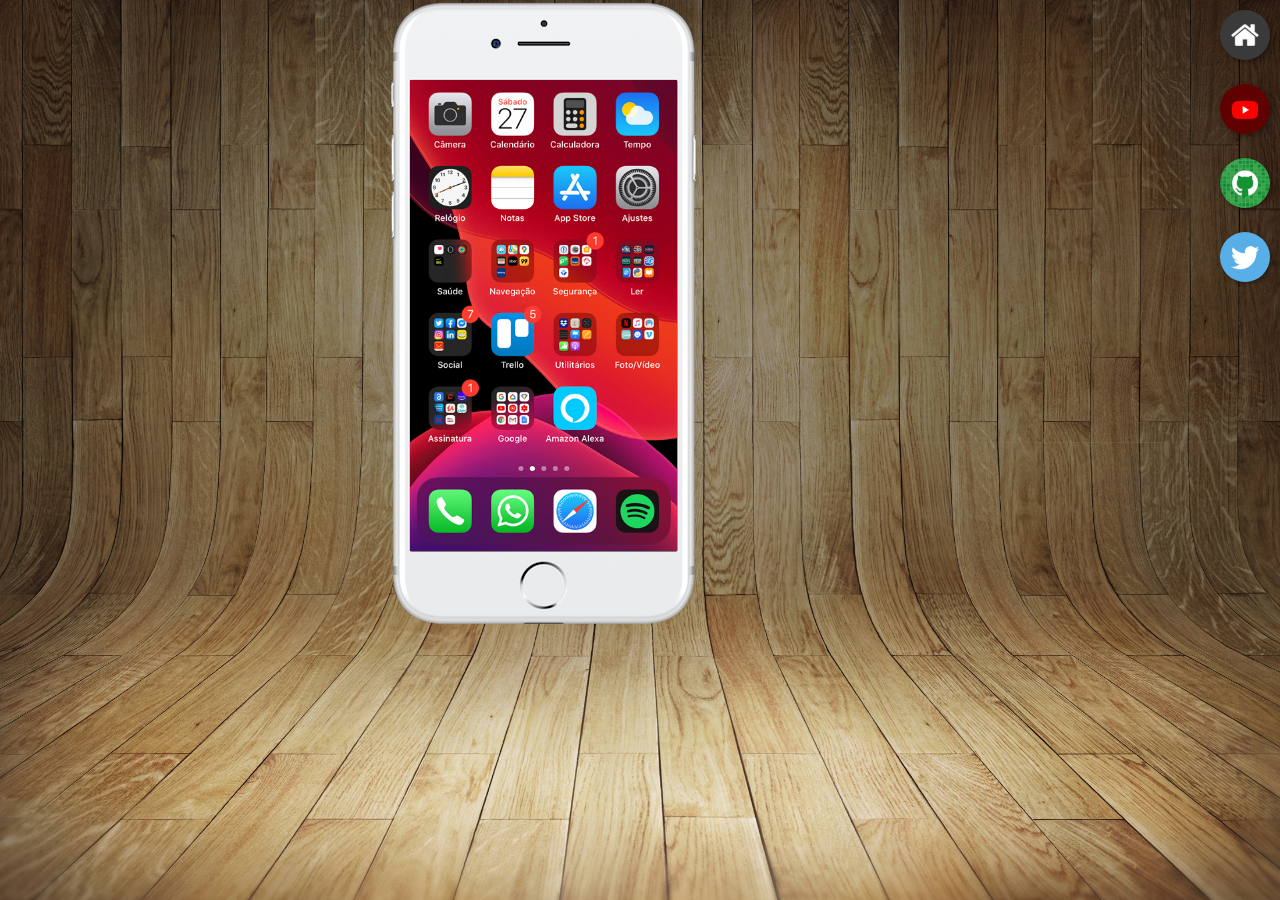
<file: index.html>
<!DOCTYPE html>
<html lang="pt-br">
<head>
    <meta charset="UTF-8">
    <meta http-equiv="X-UA-Compatible" content="IE=edge">
    <meta name="viewport" content="width=device-width, initial-scale=1.0">
    <link rel="shortcut icon" href="favicon.ico" type="image/x-icon">
    <title>Projeto Redes Sociais</title>
    <link rel="stylesheet" href="style2.css">
</head>
<body>
    <main>
        <section id="telefone">
            <iframe src="home.html" name="tela" id="tela" frameborder="0">
                <p>Sem compatibilidade</p>
            </iframe>
        </section>
        <section id="redes-sociais">
            <a href="home.html" target="tela"><img src="imagens/logo-home.jpg" alt="Home"></a><br>
            <a href="youtube.html" target="tela"><img src="imagens/logo-youtube.jpg" alt="Youtub"></a><br>
            <a href="github.html" target="tela"><img src="imagens/logo-github.jpg" alt="GitHub"></a><br>
            <!-- <a href="#" target="tela"><img src="imagens/logo-instagram.jpg" alt="Instagra"></a><br> -->
            <a href="twitter.html" target="tela"><img src="imagens/logo-twitter.jpg" alt="Twitte"></a><br>
            <!-- <a href="#" target="tela"><img src="imagens/logo-facebook.jpg" alt="Faceboo"></a> --> 
        </section>
    </main>
</body>
</html>
</file>
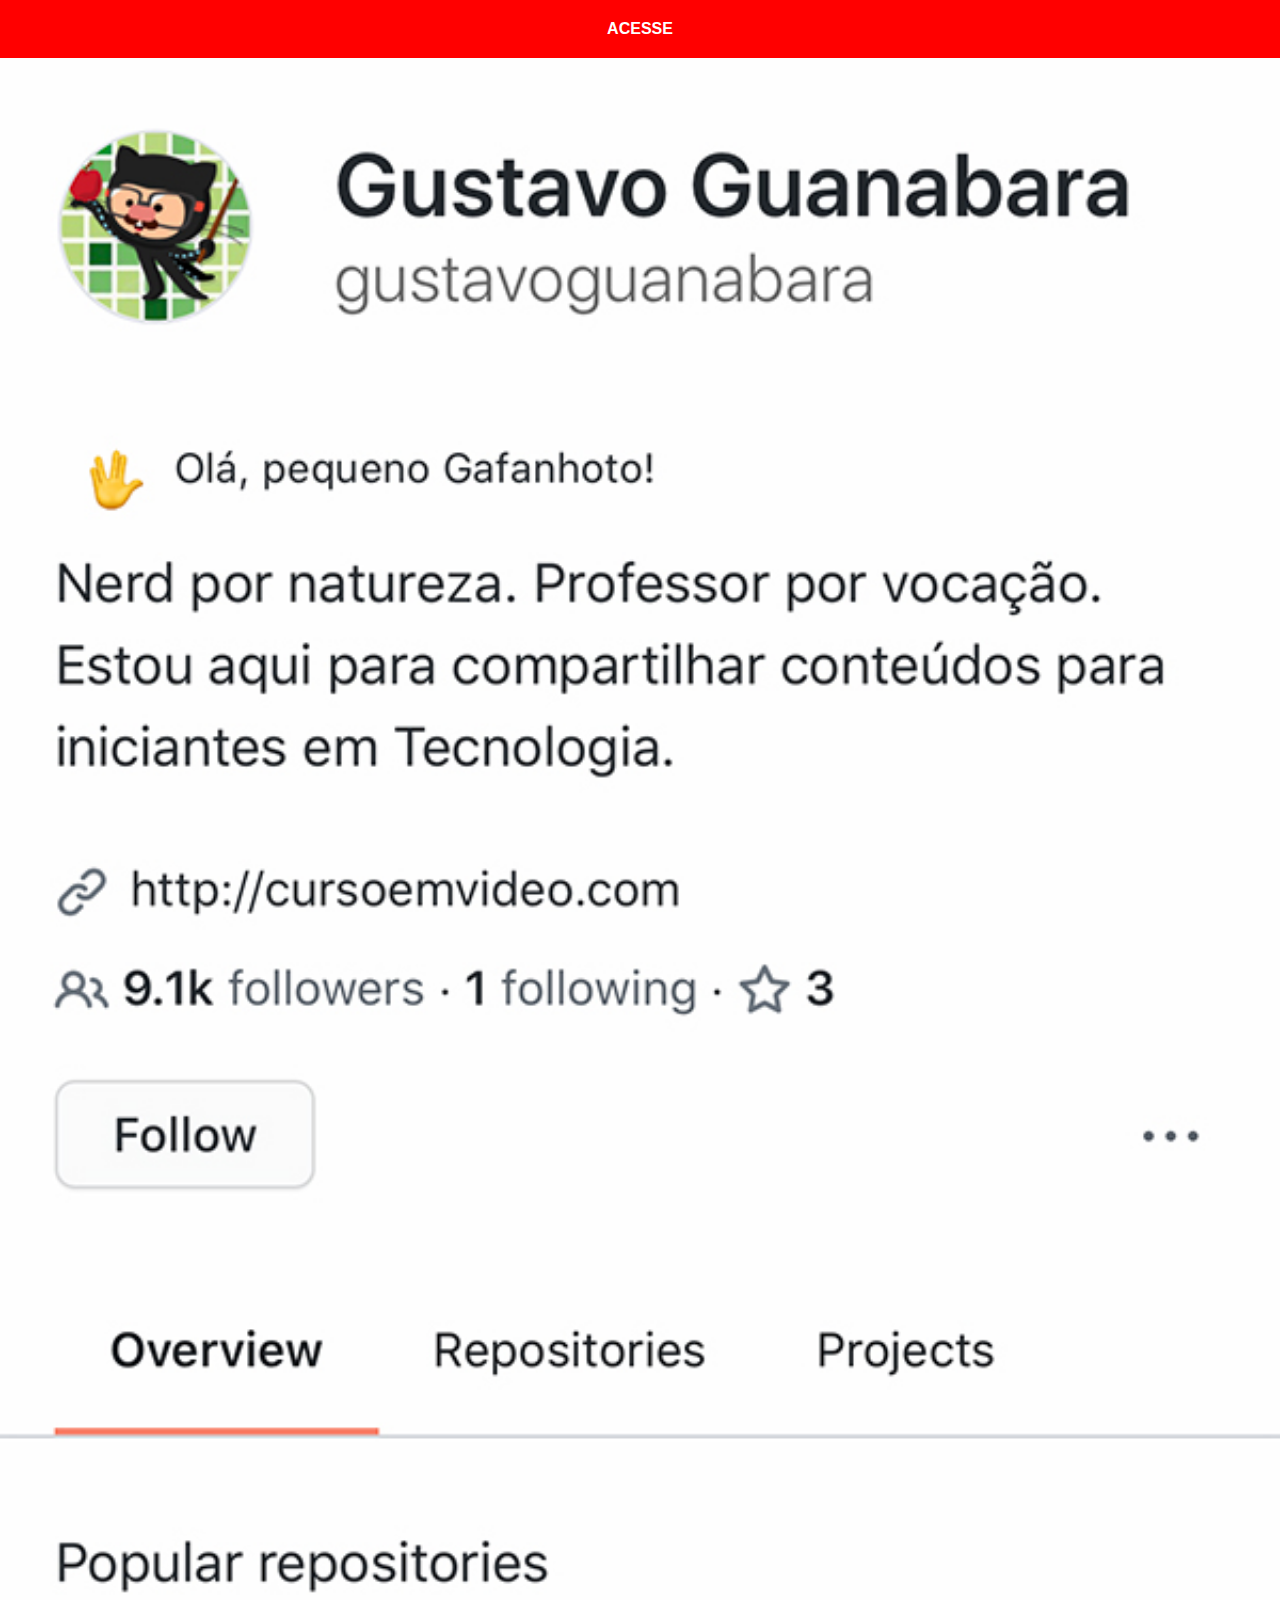
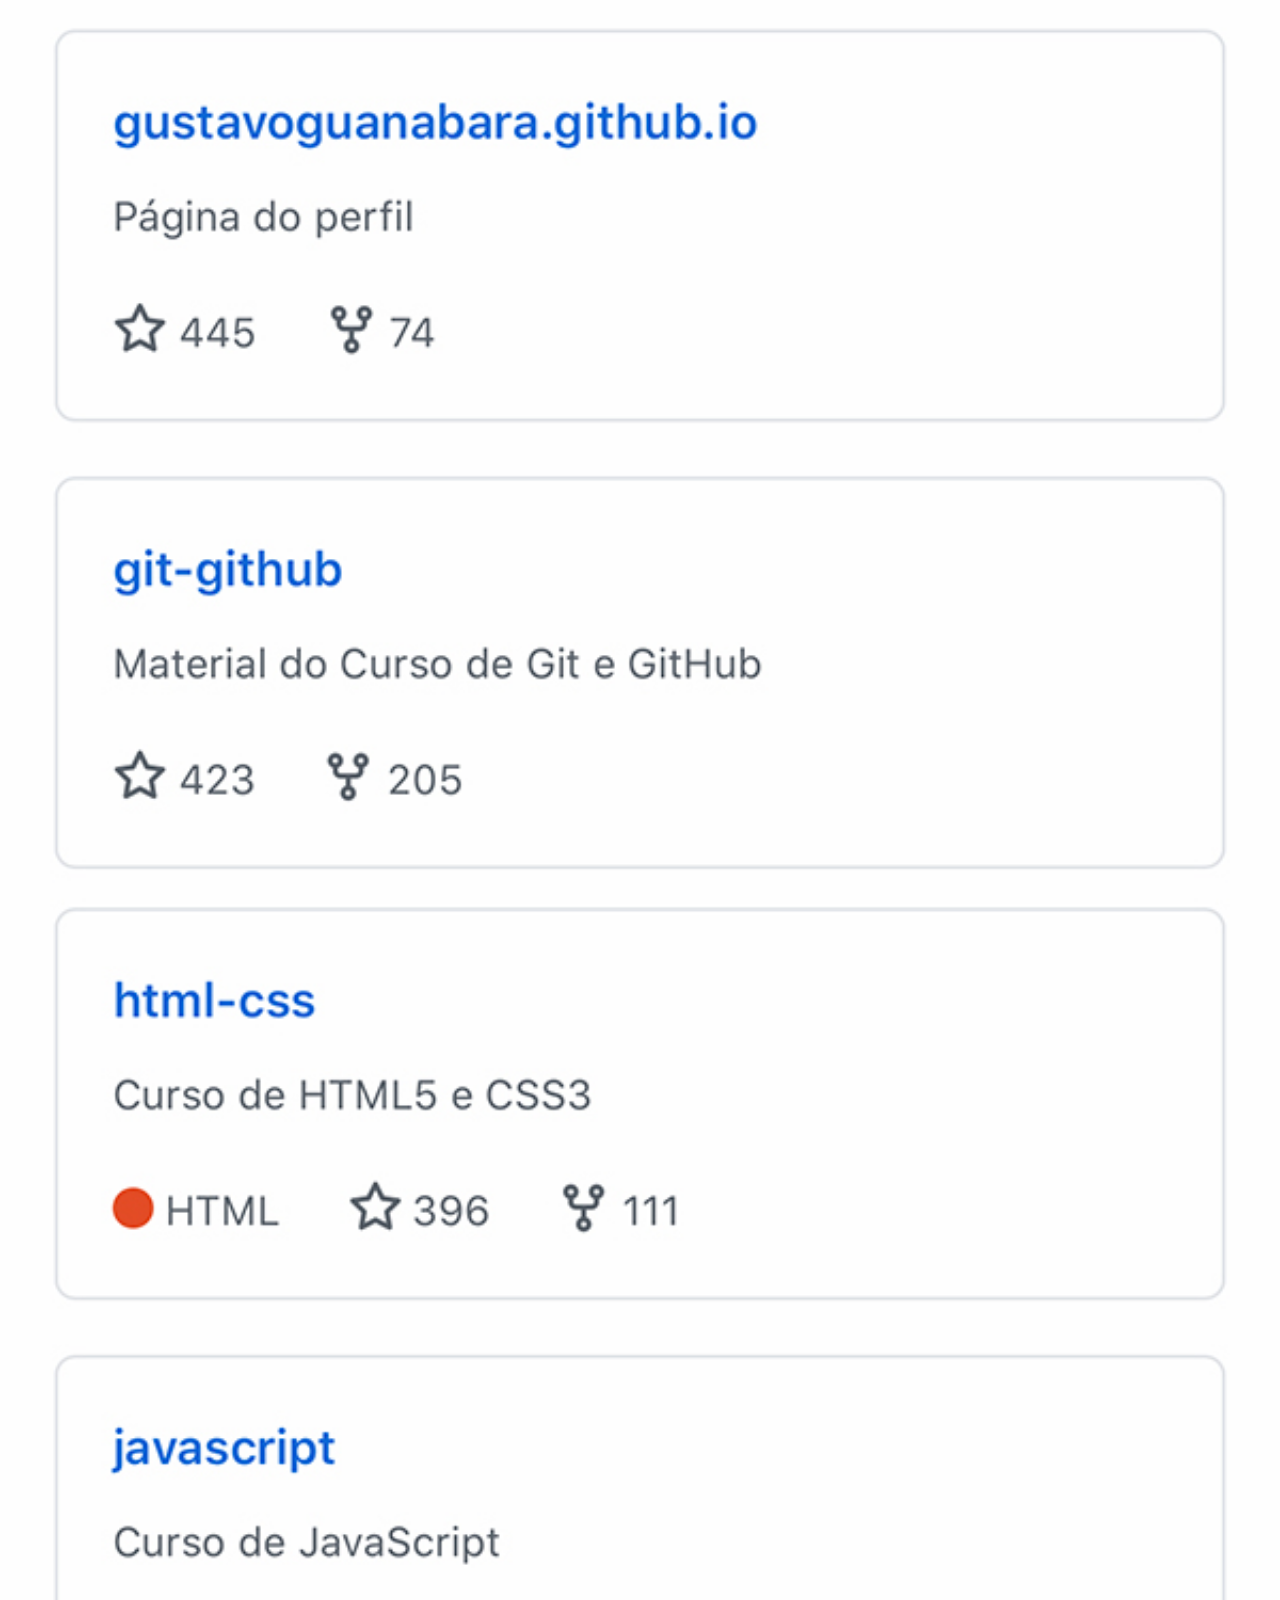
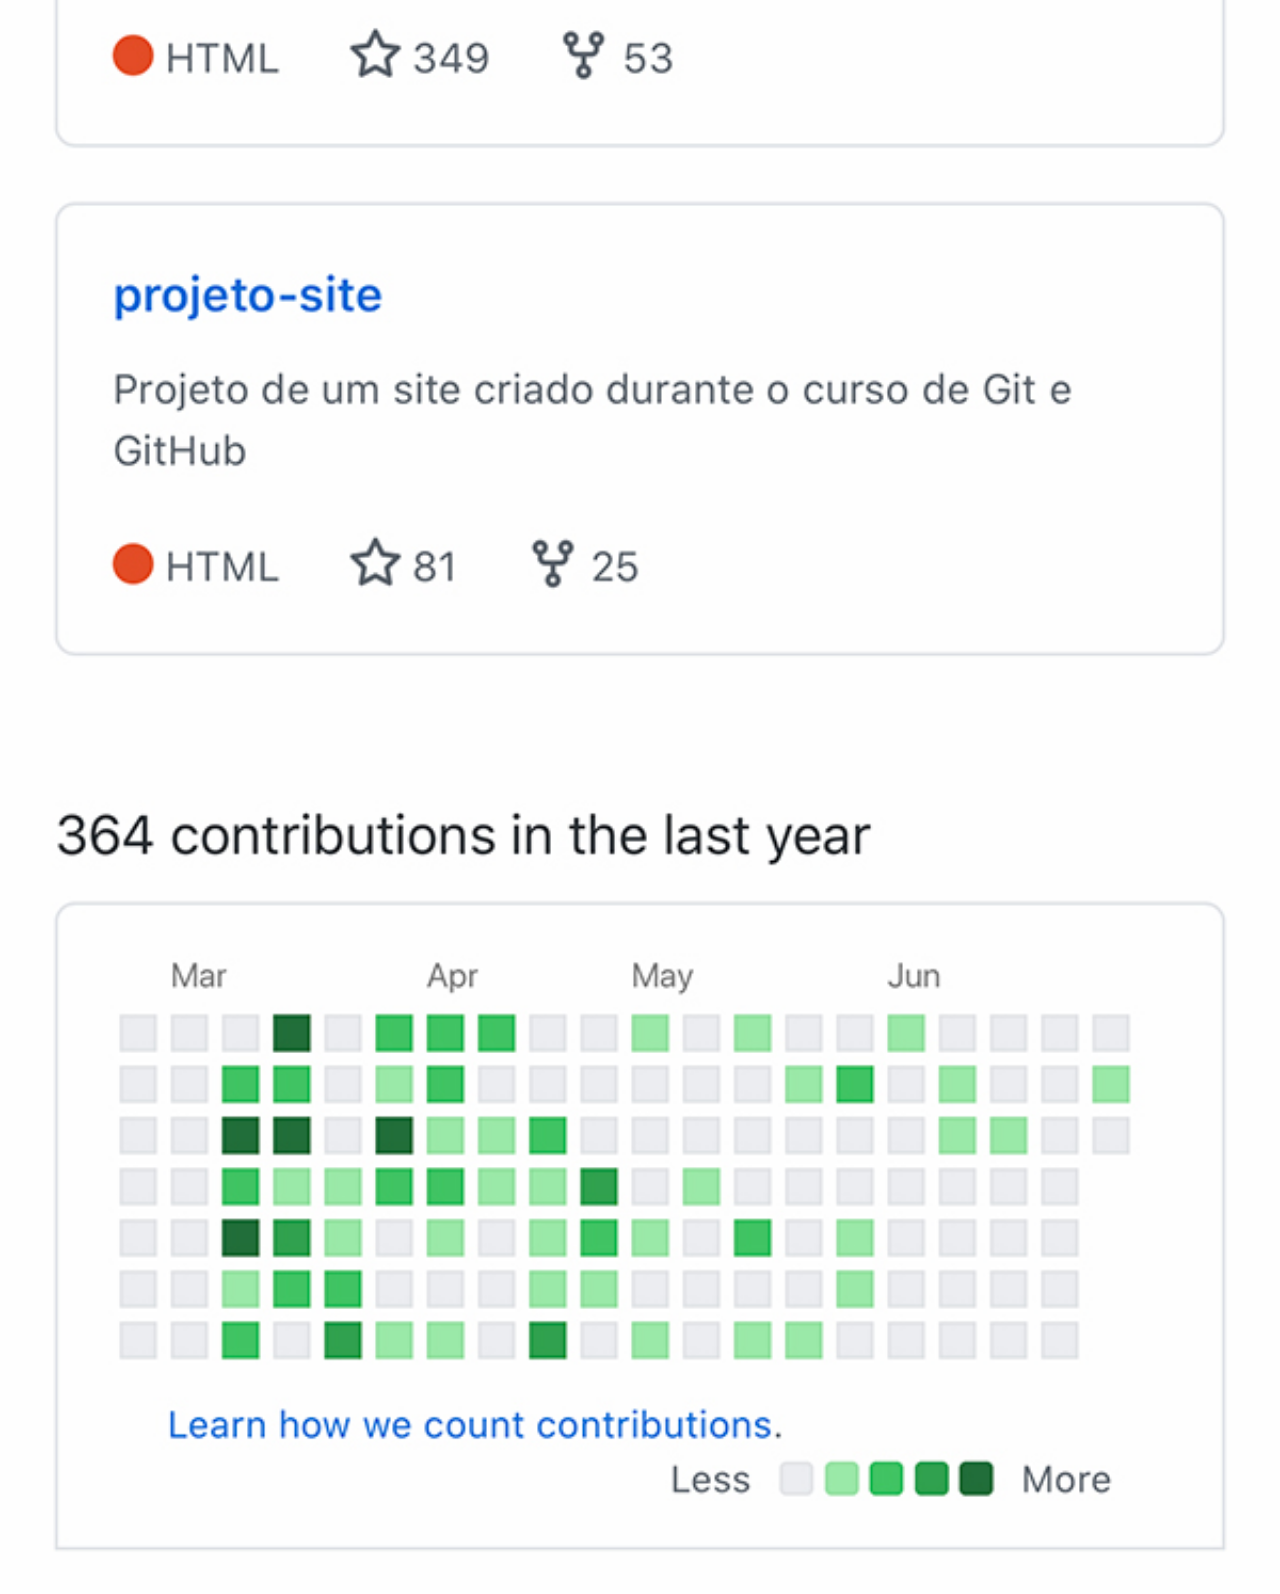
<file: github.html>
<!DOCTYPE html>
<html lang="pt-br">
<head>
    <meta charset="UTF-8">
    <meta http-equiv="X-UA-Compatible" content="IE=edge">
    <meta name="viewport" content="width=device-width, initial-scale=1.0">
    <title>GitHub</title>
    <link rel="stylesheet" href="styletela.css">
</head>
<body>
    <a href="https://github.com/KelvinAlvesFaria" target="_blank">ACESSE</a>
    <img src="imagens/tela-github.jpg" alt="GitHub">
</body>
</html>
</file>
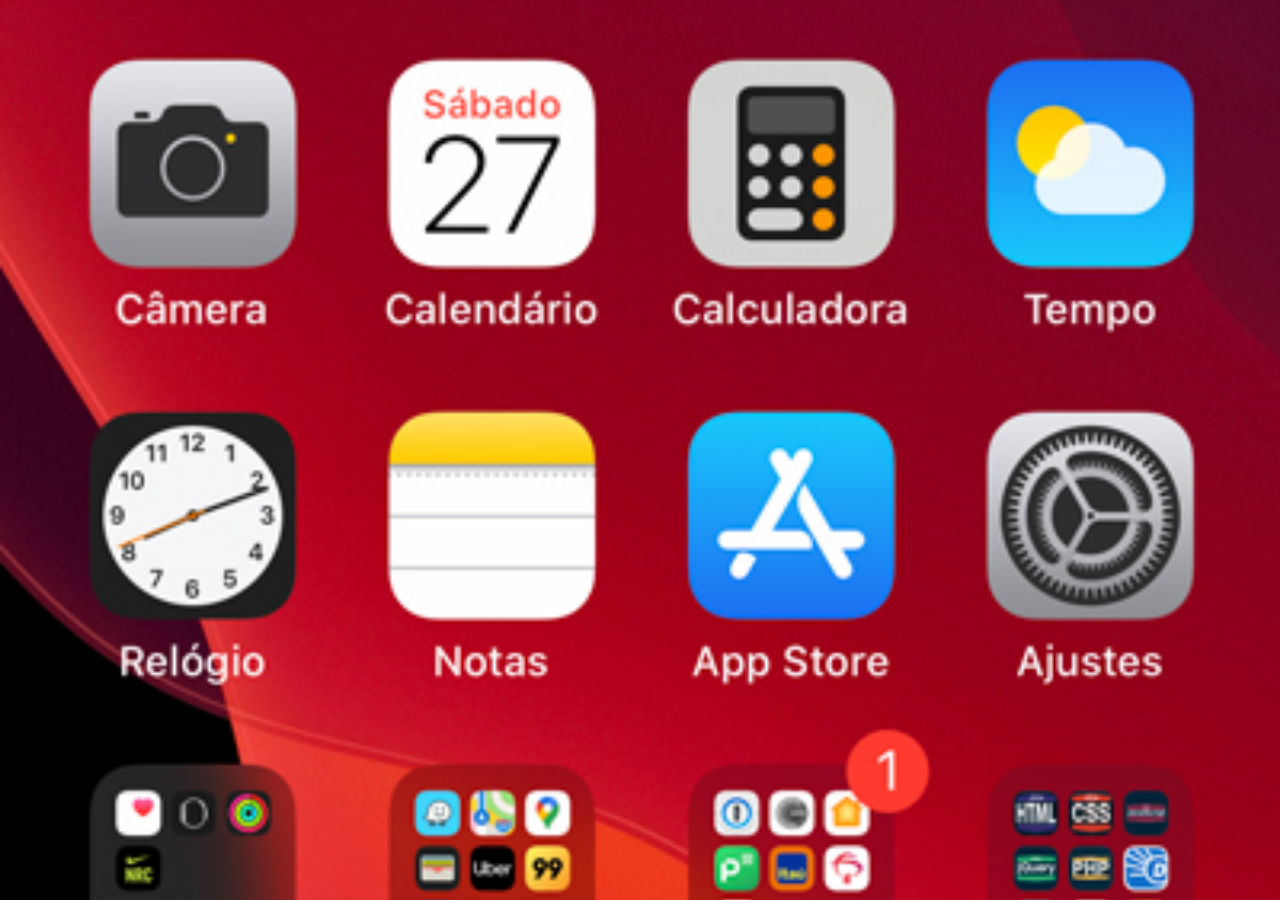
<file: home.html>
<!DOCTYPE html>
<html lang="pt-br">
<head>
    <meta charset="UTF-8">
    <meta http-equiv="X-UA-Compatible" content="IE=edge">
    <meta name="viewport" content="width=device-width, initial-scale=1.0">
    <title>Home</title>
    <style>
        *{
            margin: 0px;
            padding: 0px;
        }

        body{
            width: 100vw;
            height: 100vh;
            background: black url('imagens/tela-home.jpg') no-repeat top center;
            background-size: cover;
        }
    </style>
</head>
<body>
    
</body>
</html>
</file>
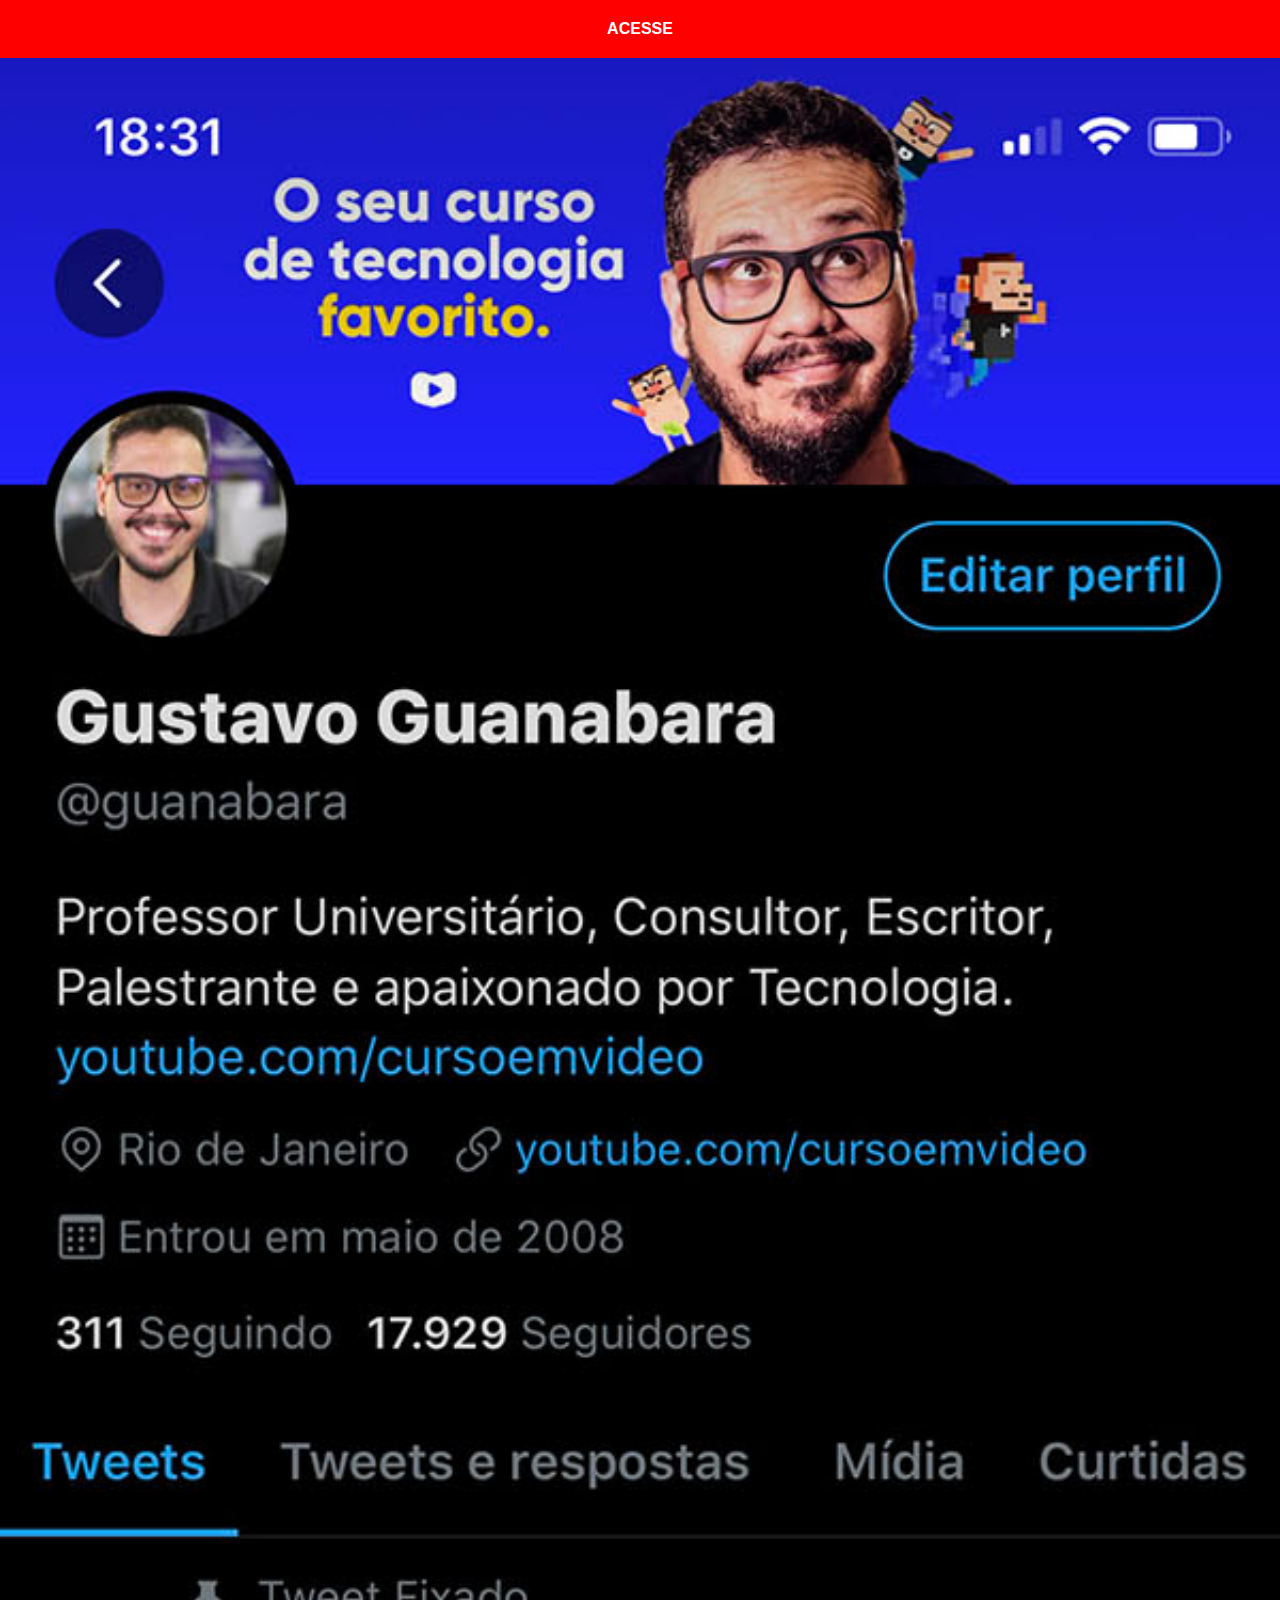
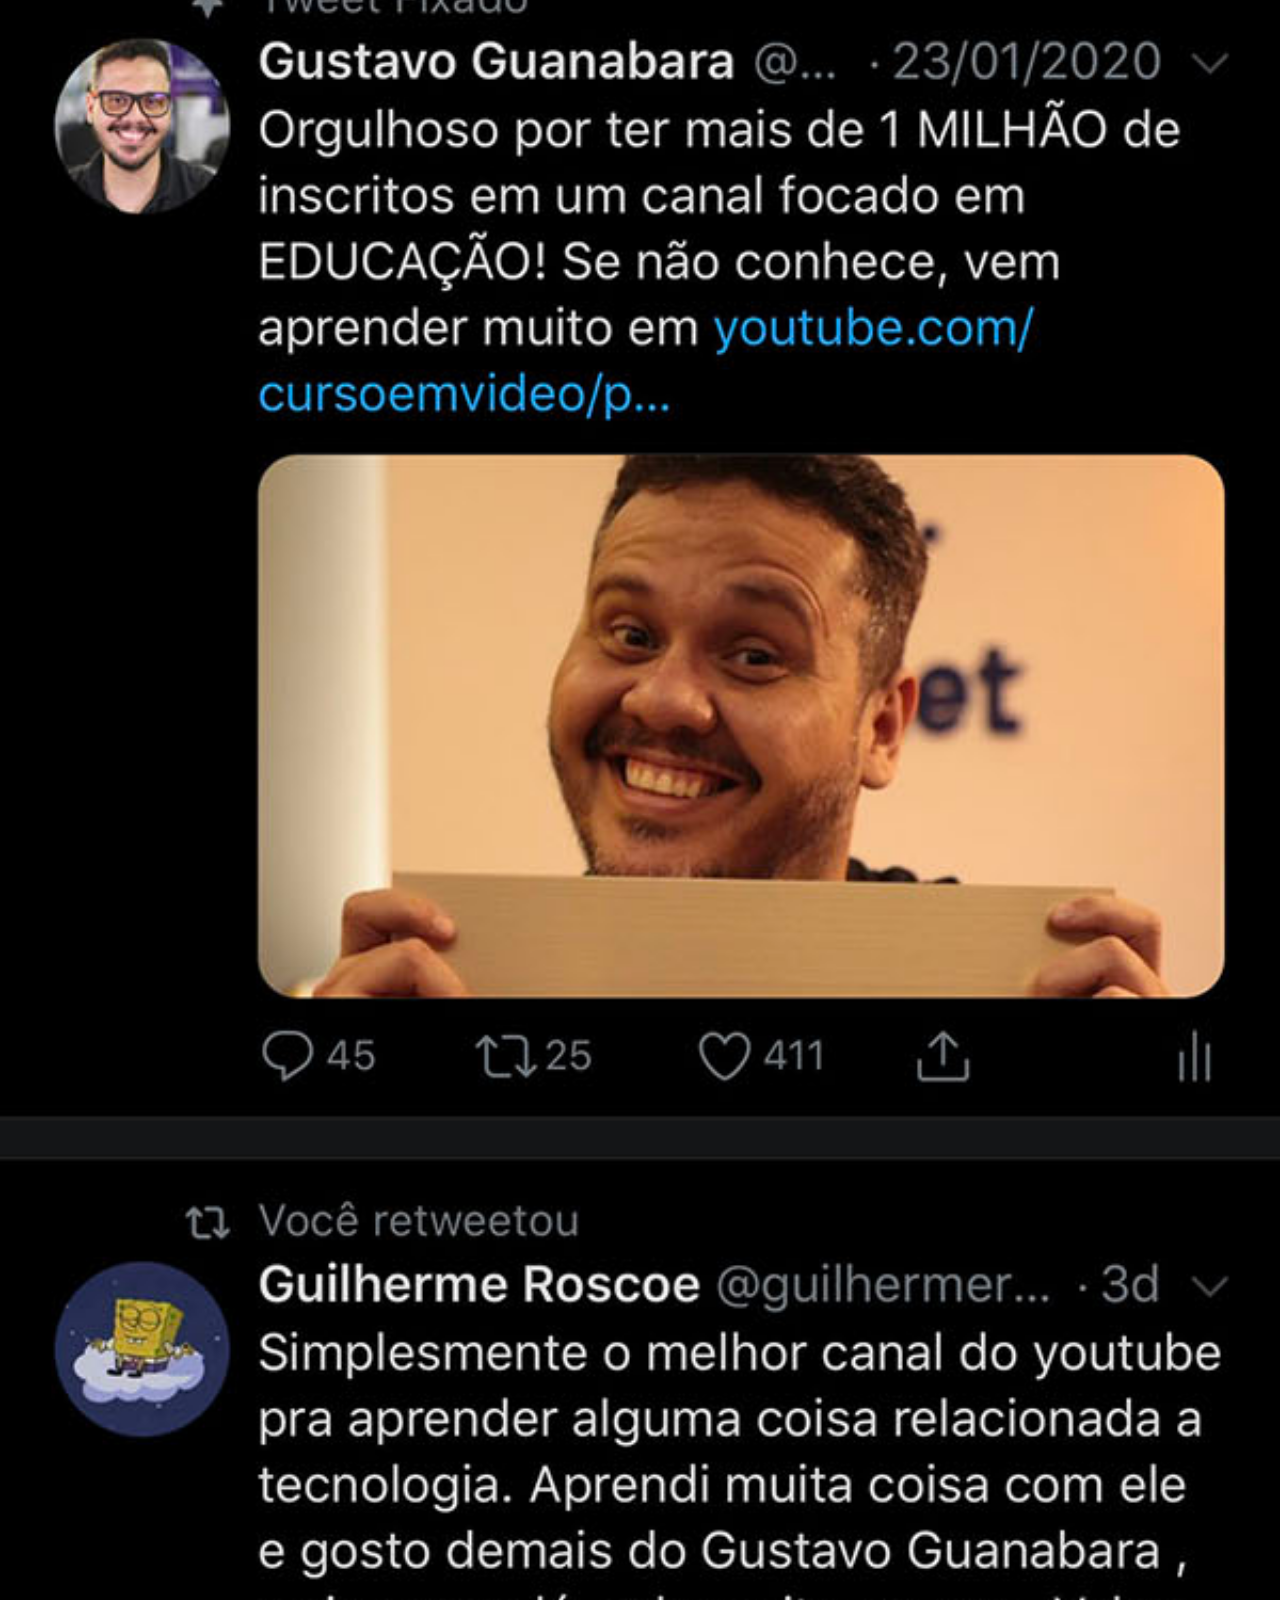
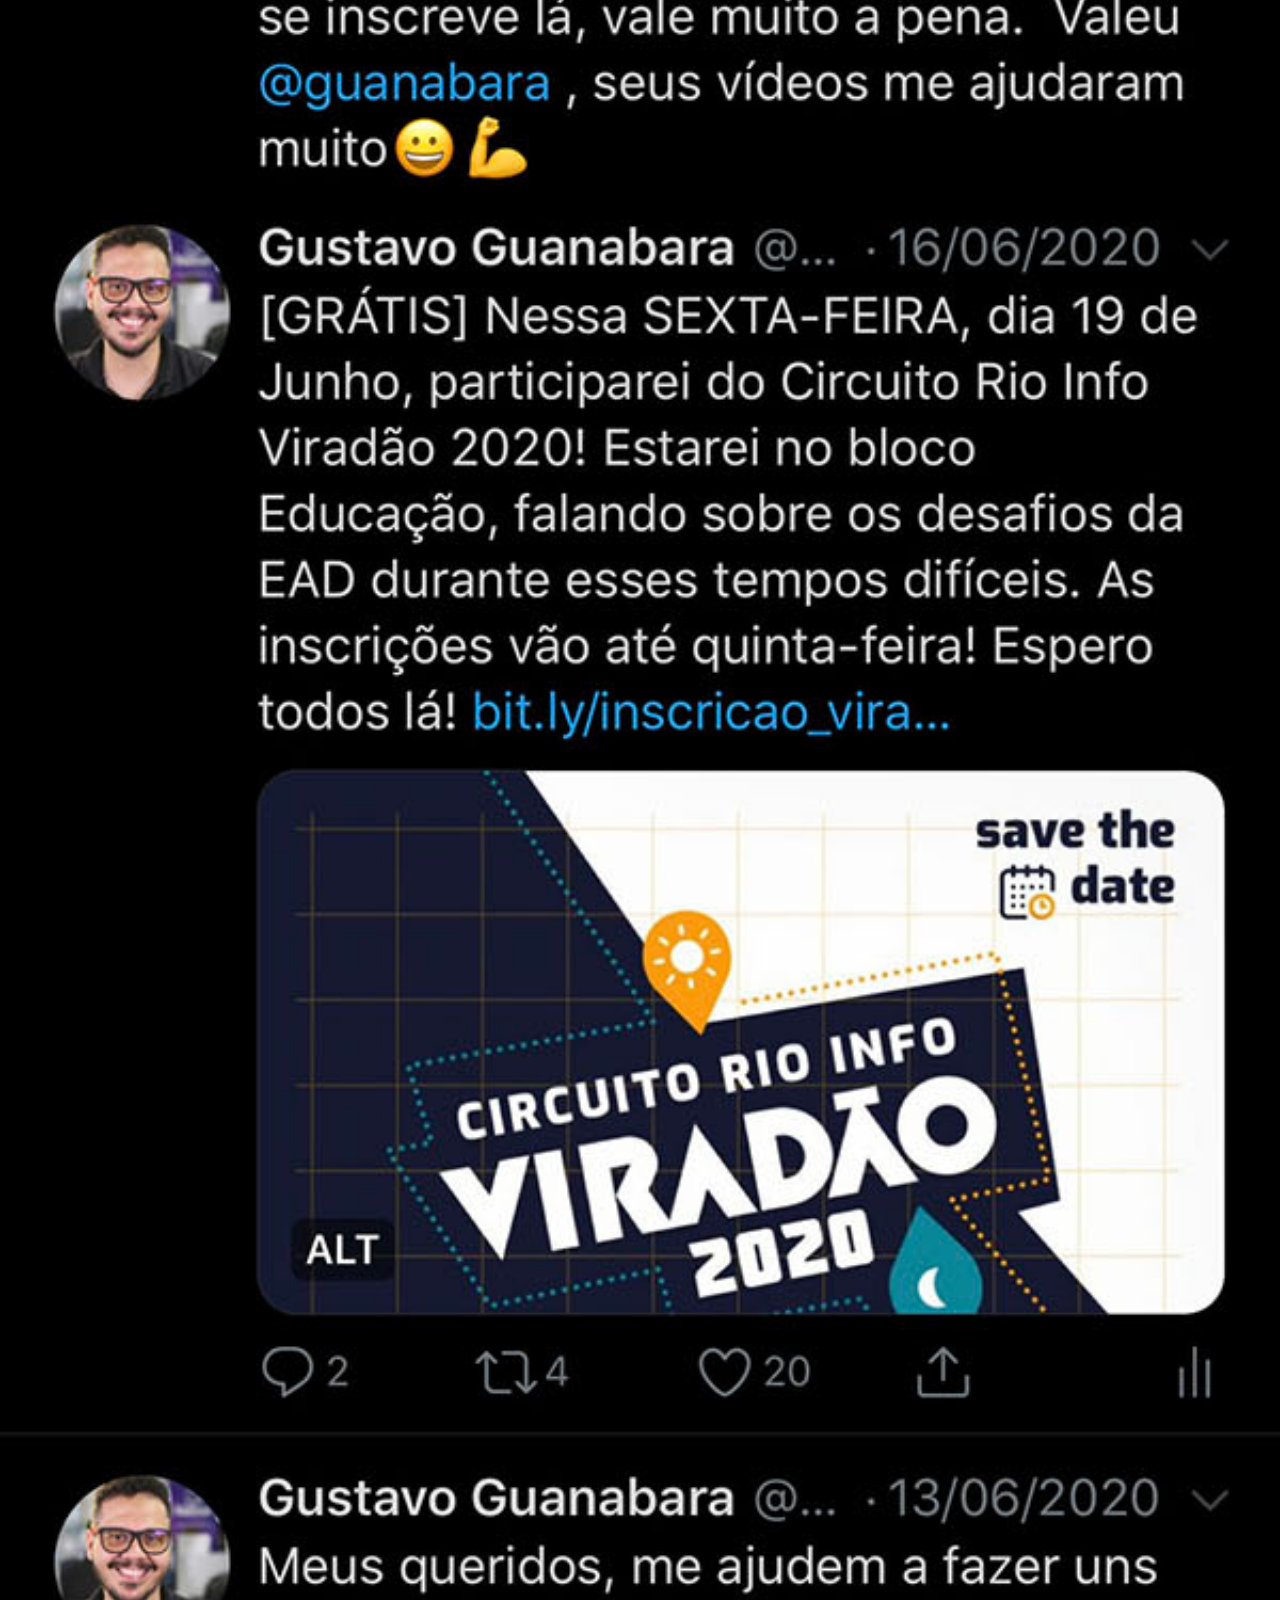
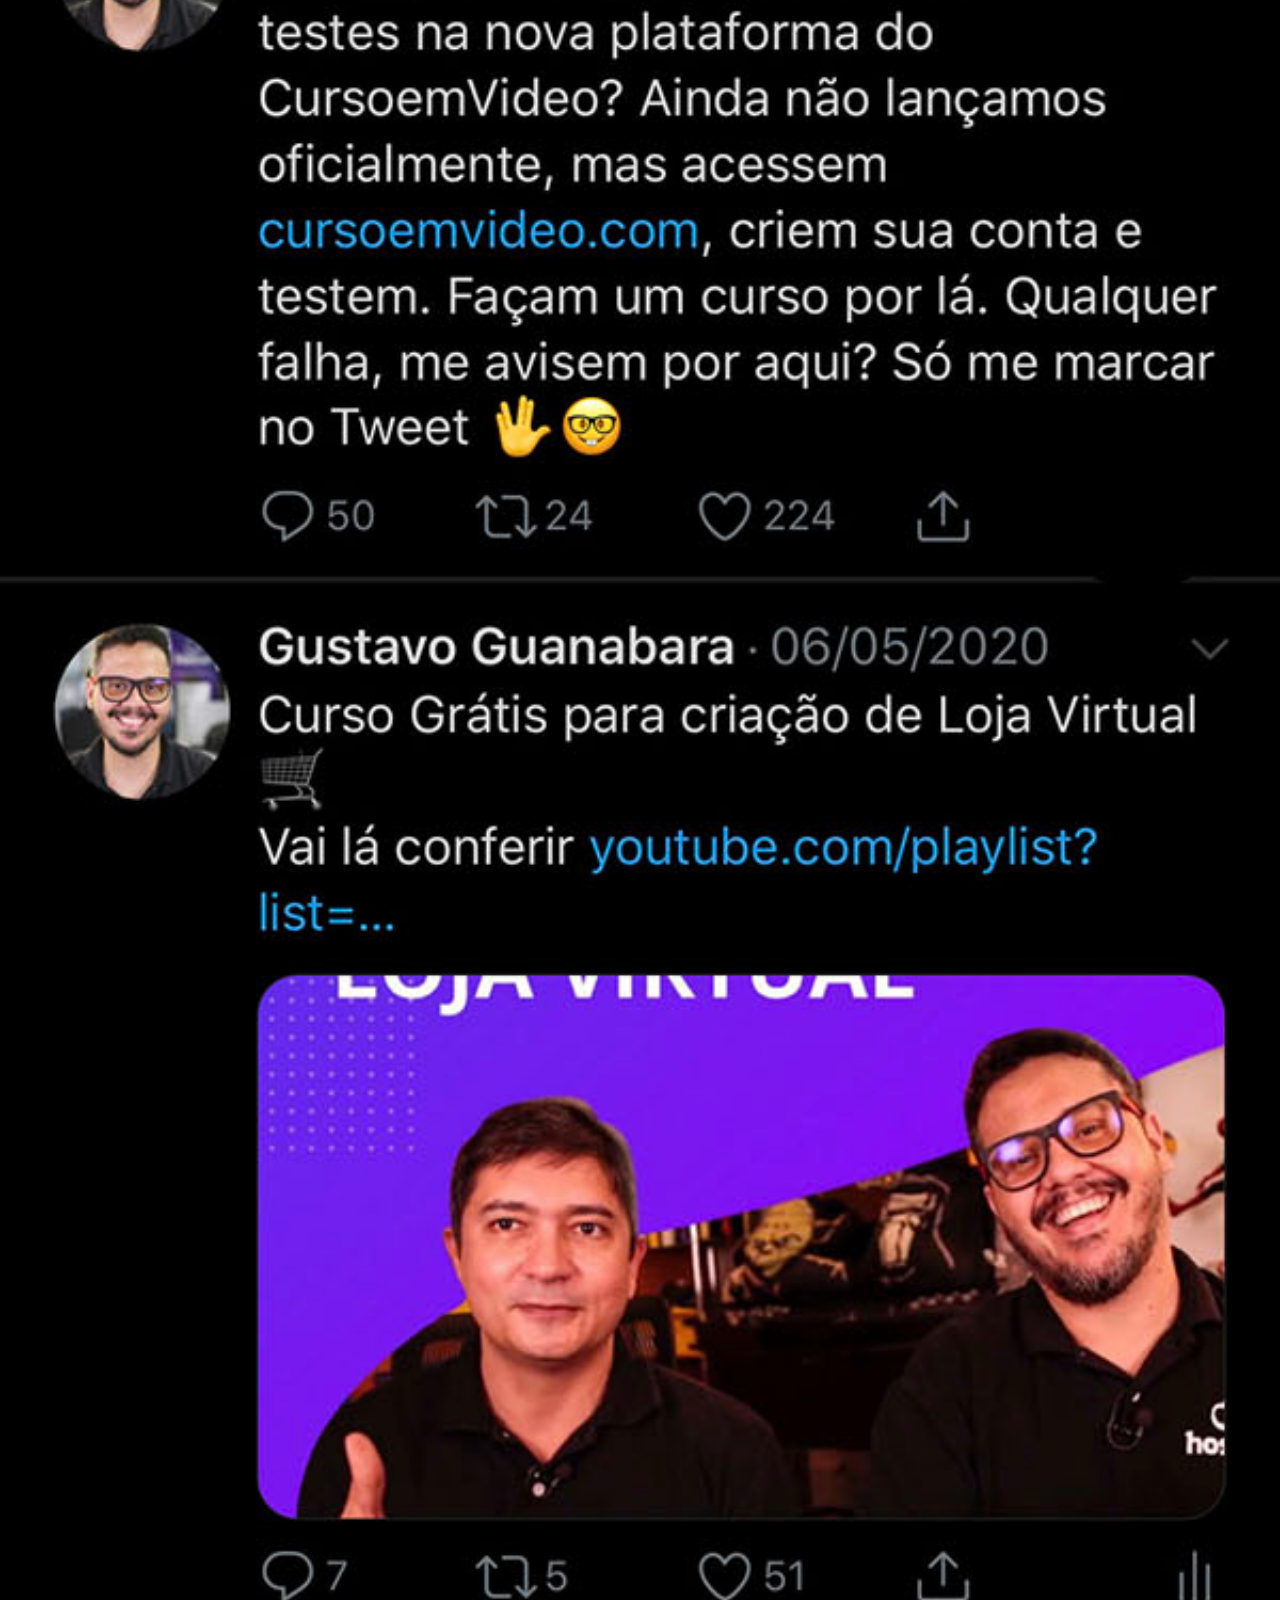
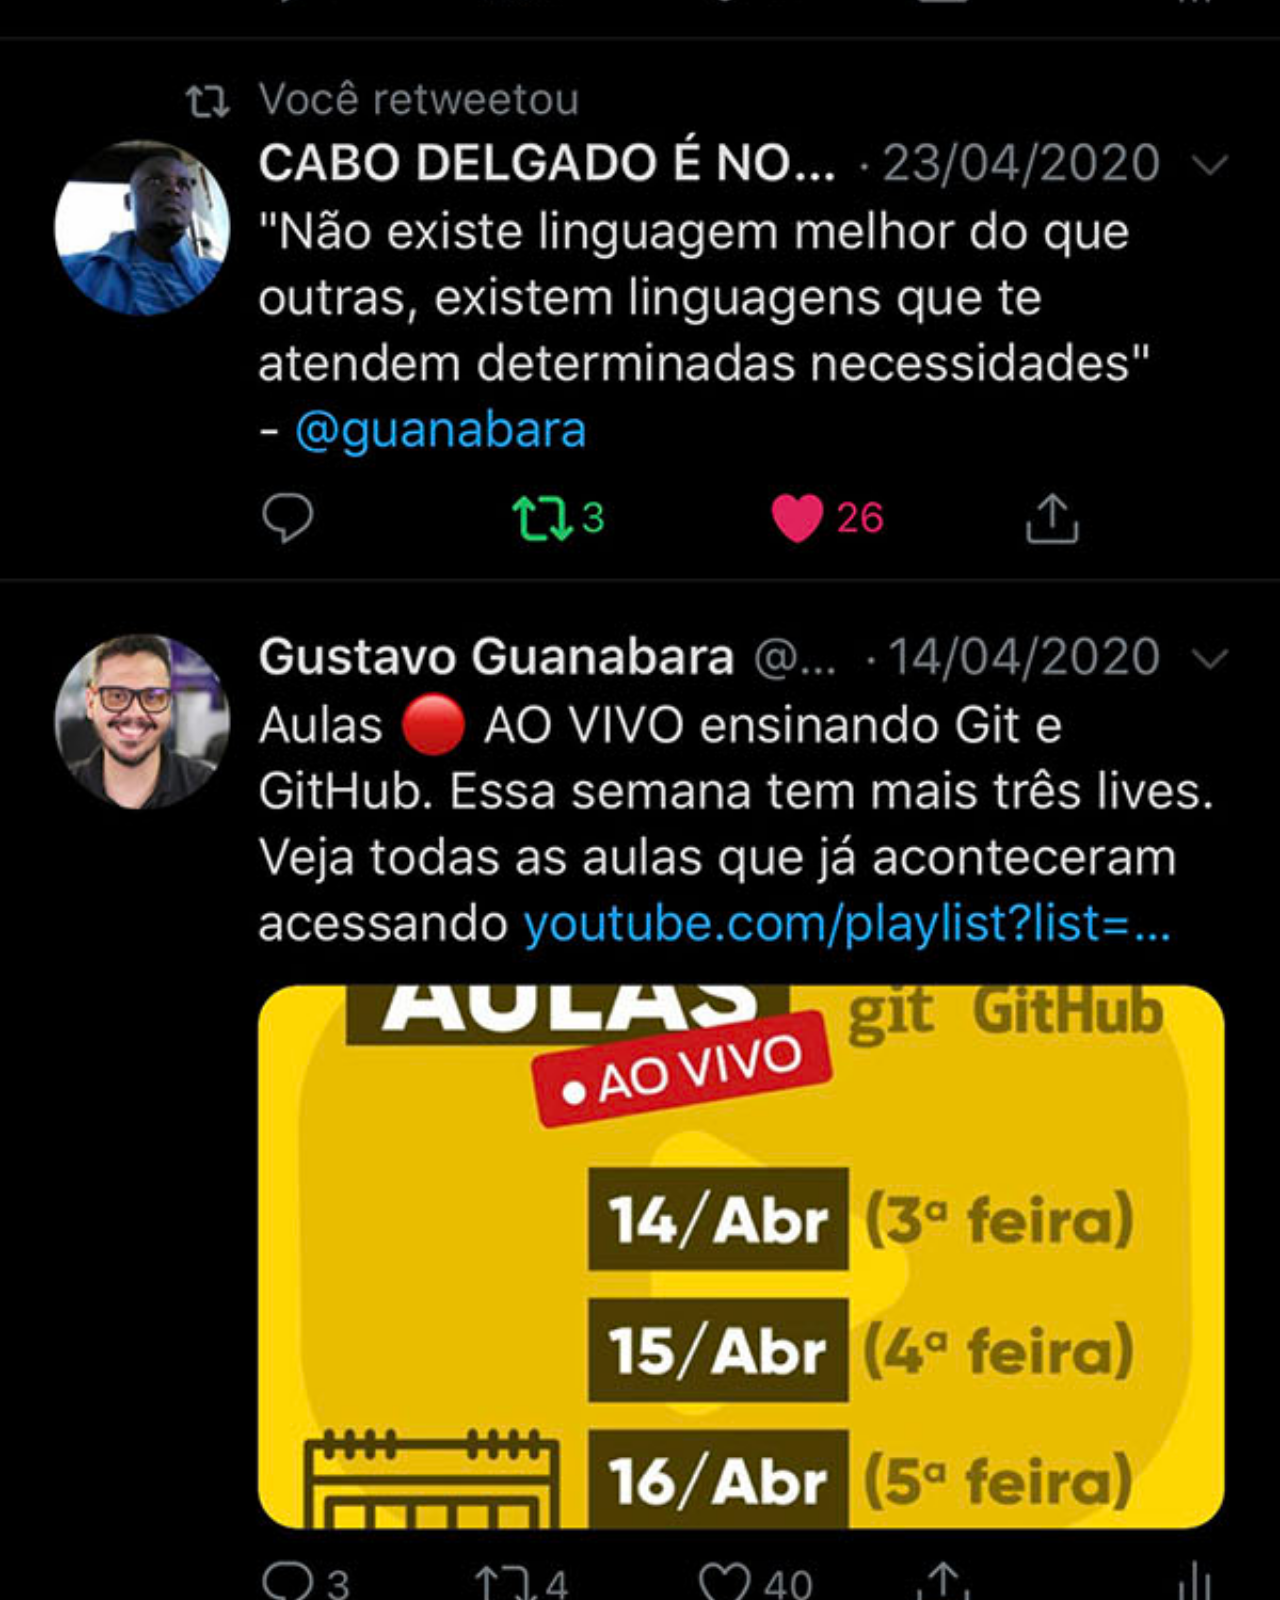
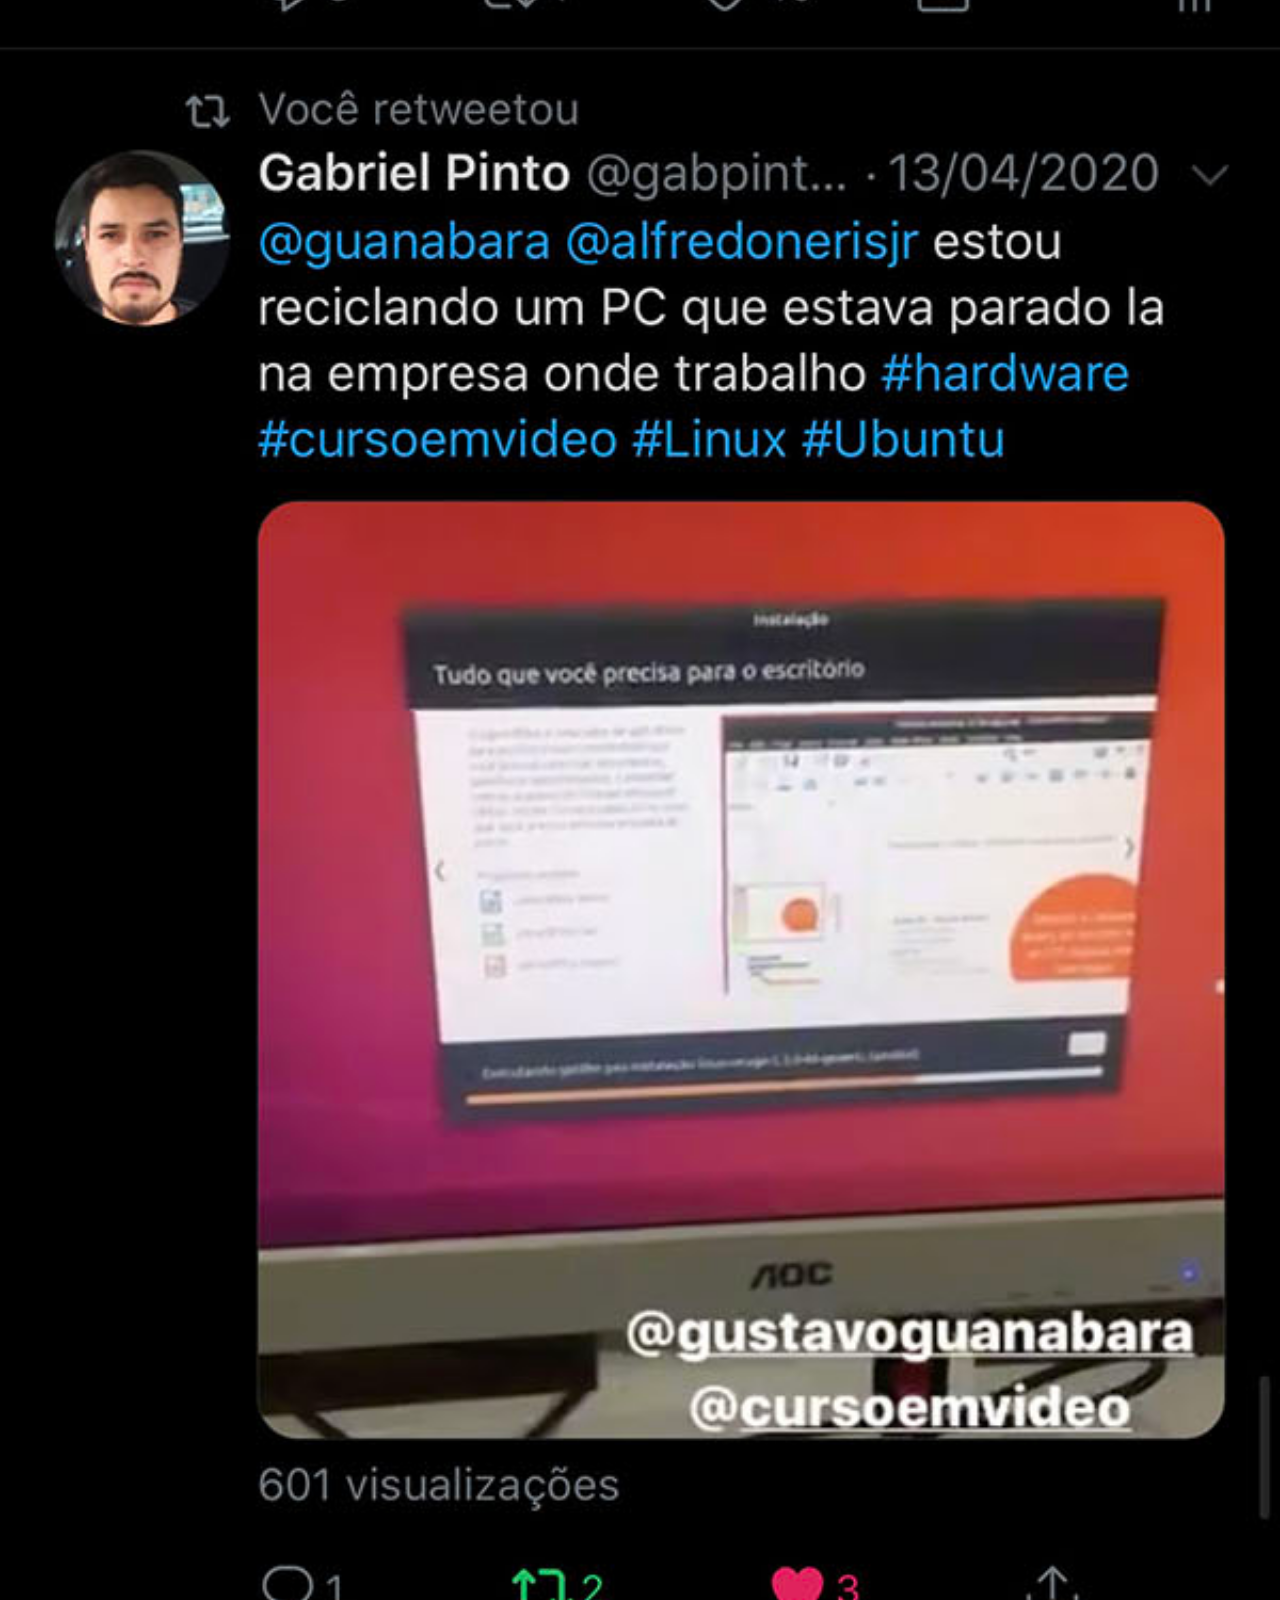
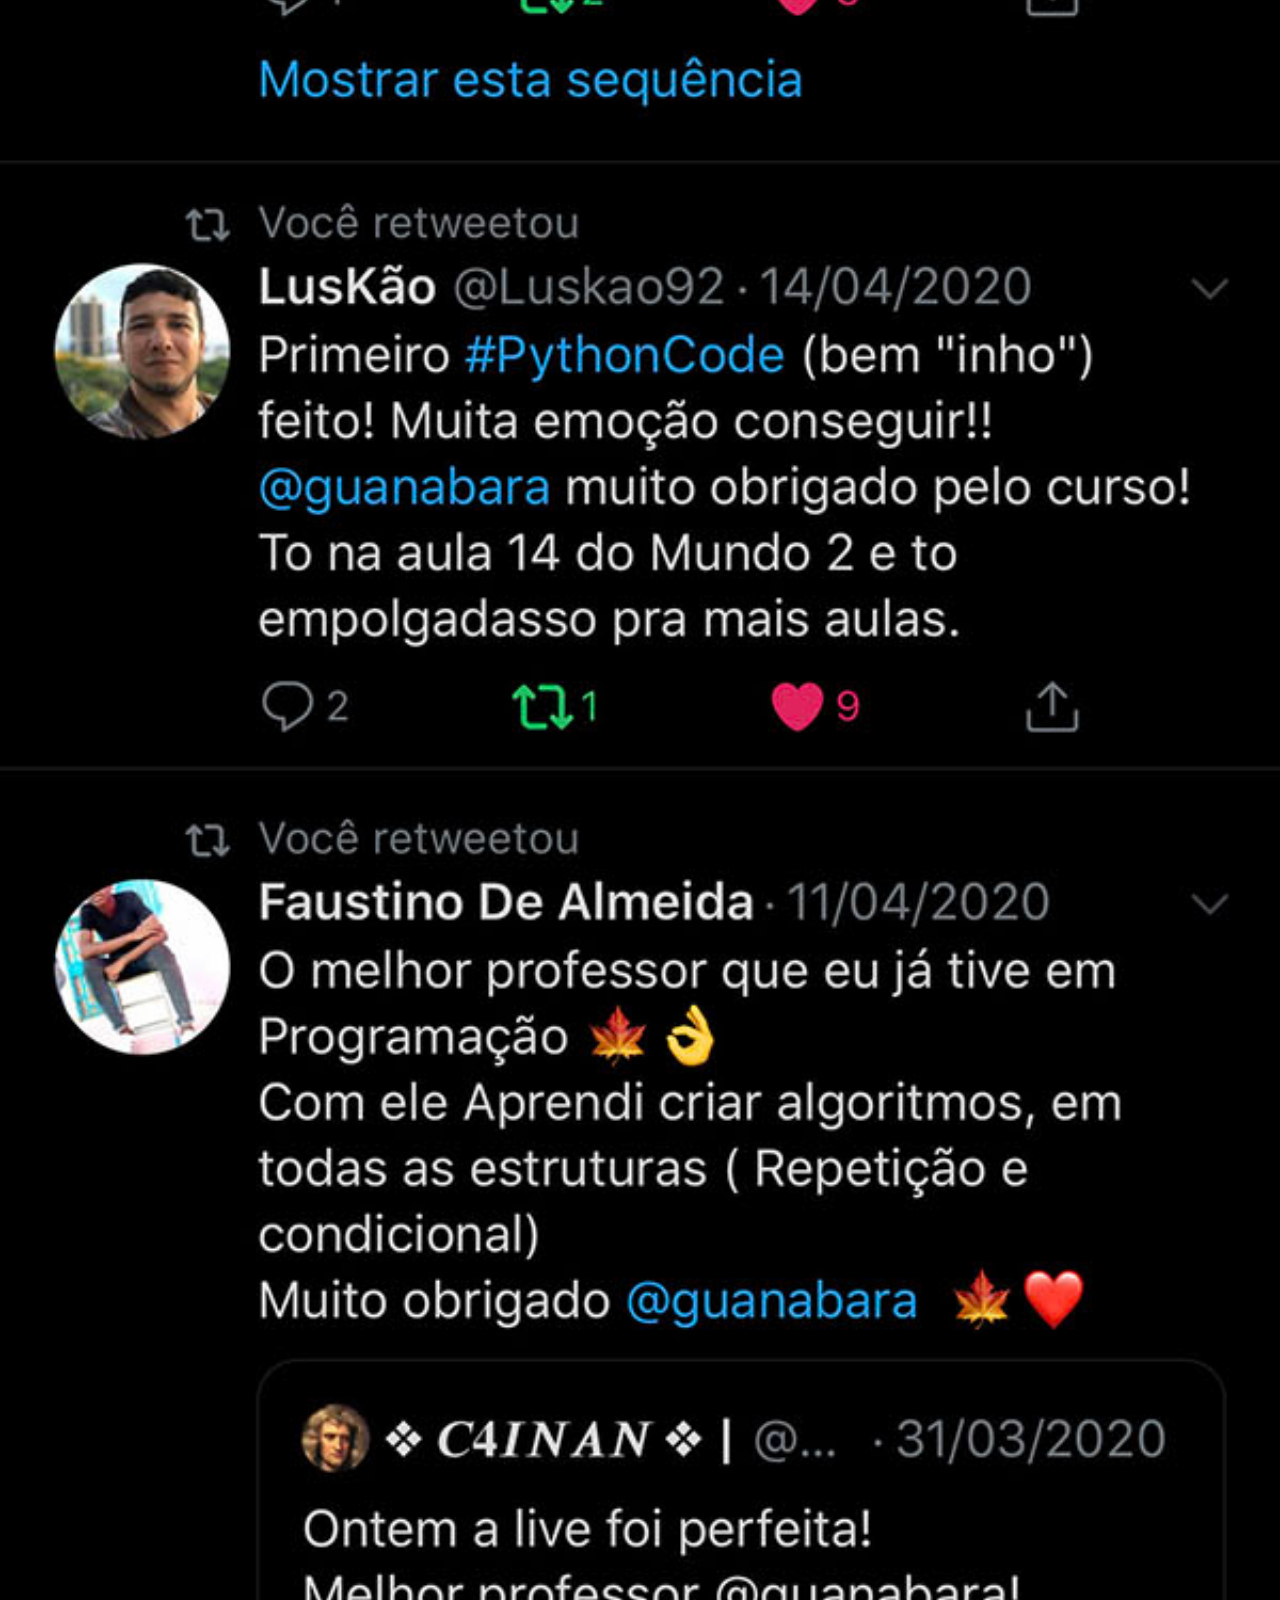
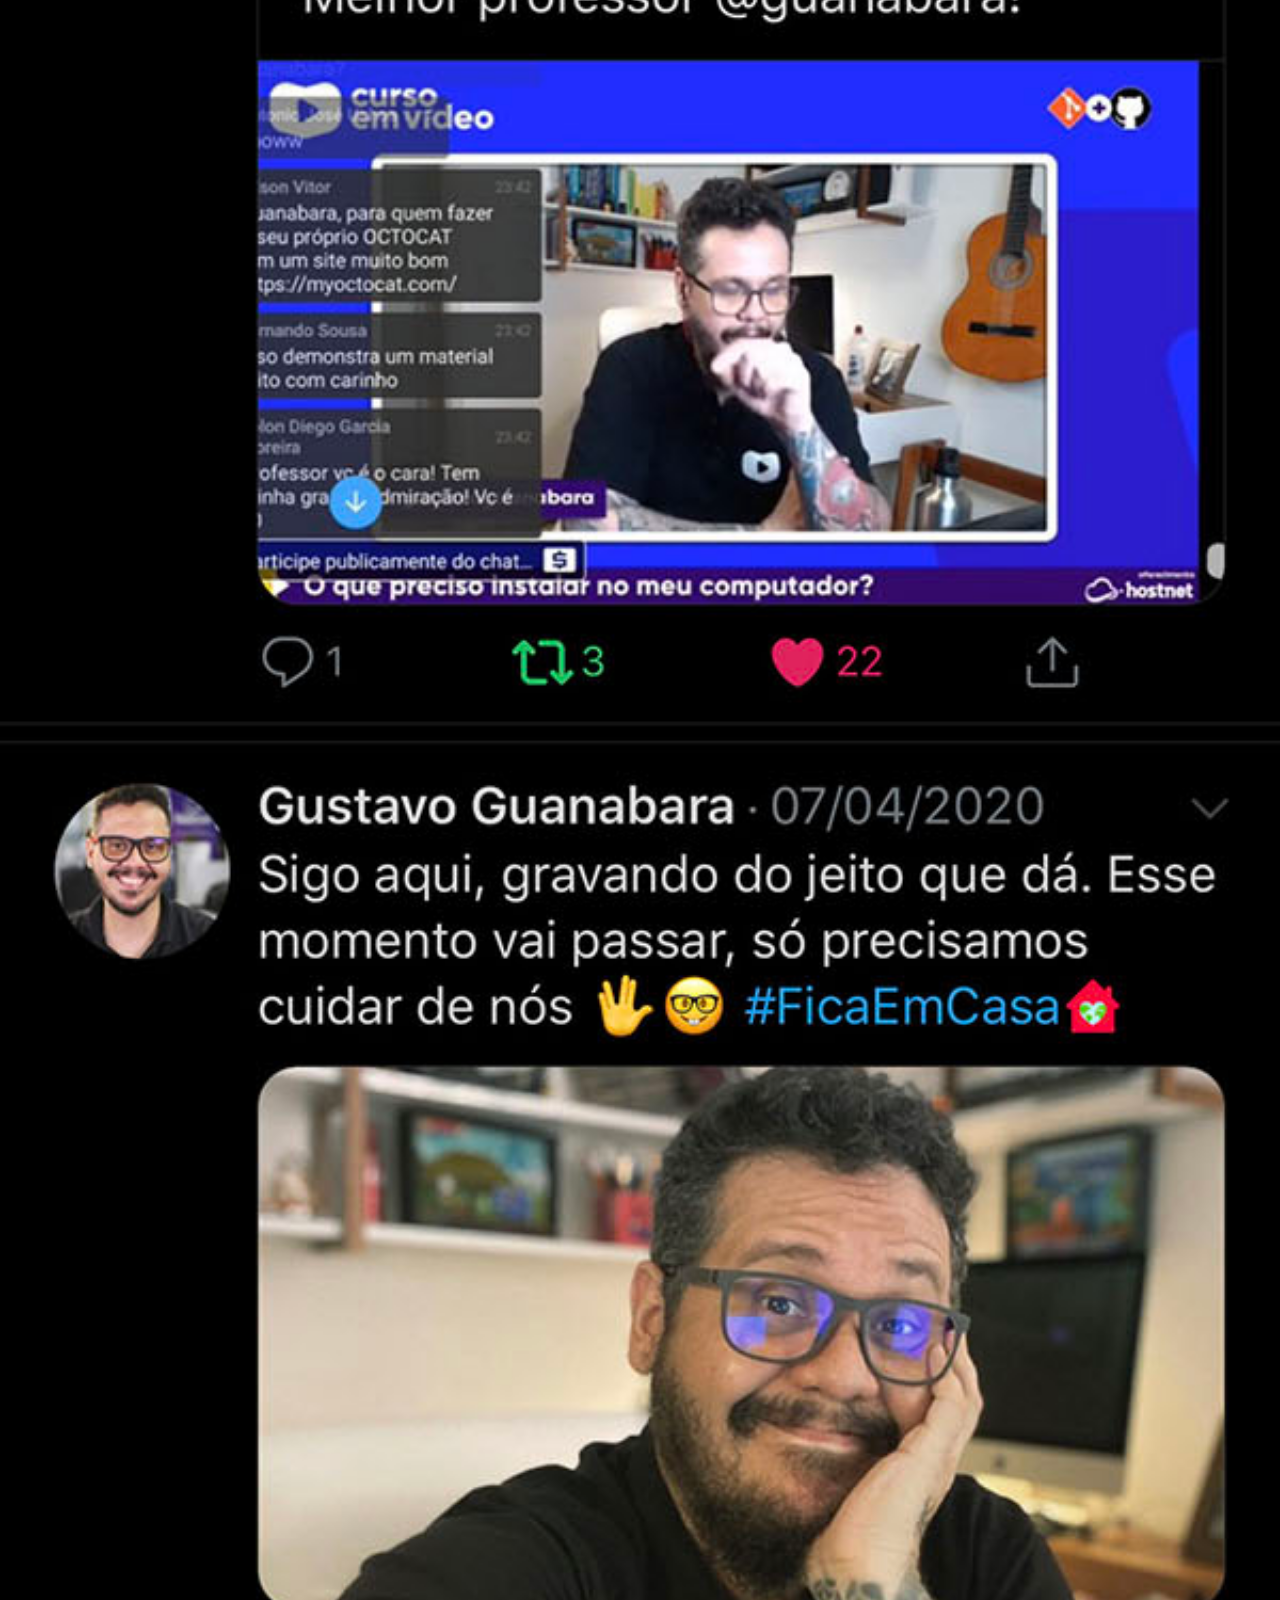
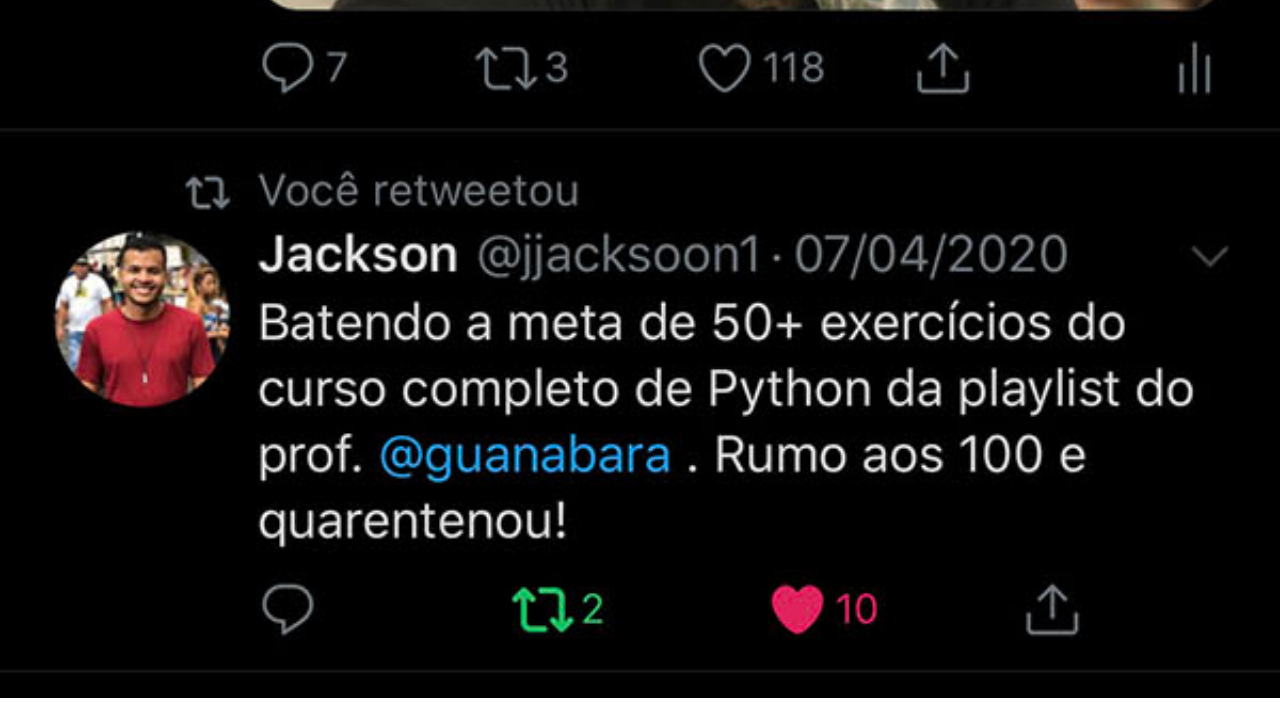
<file: twitter.html>
<!DOCTYPE html>
<html lang="pt-br">
<head>
    <meta charset="UTF-8">
    <meta http-equiv="X-UA-Compatible" content="IE=edge">
    <meta name="viewport" content="width=device-width, initial-scale=1.0">
    <title>Twitter</title>
    <link rel="stylesheet" href="styletela.css">
</head>
<body>
    <a href="https://twitter.com/kelvinAlvesFar1" target="_blank">ACESSE</a>
    <img src="imagens/tela-twitter.jpg" alt="Twitte">
</body>
</html>
</file>
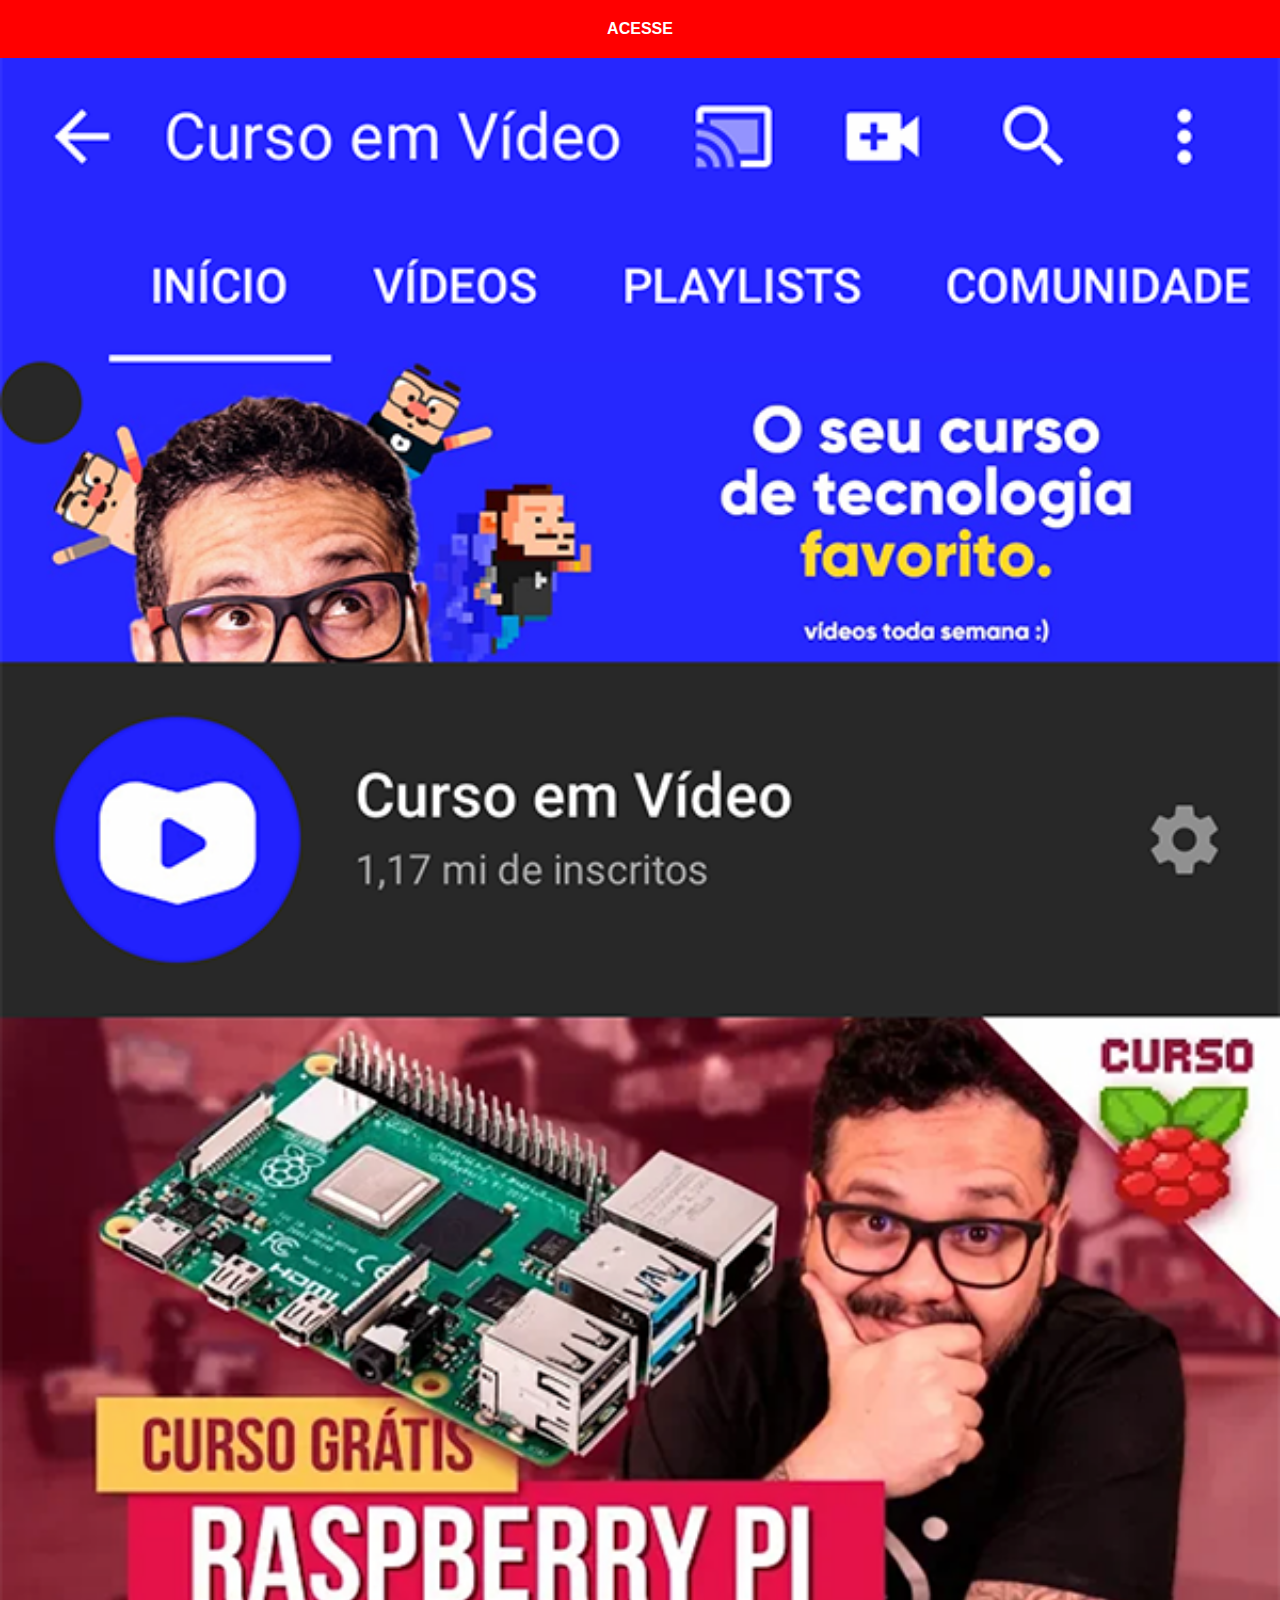
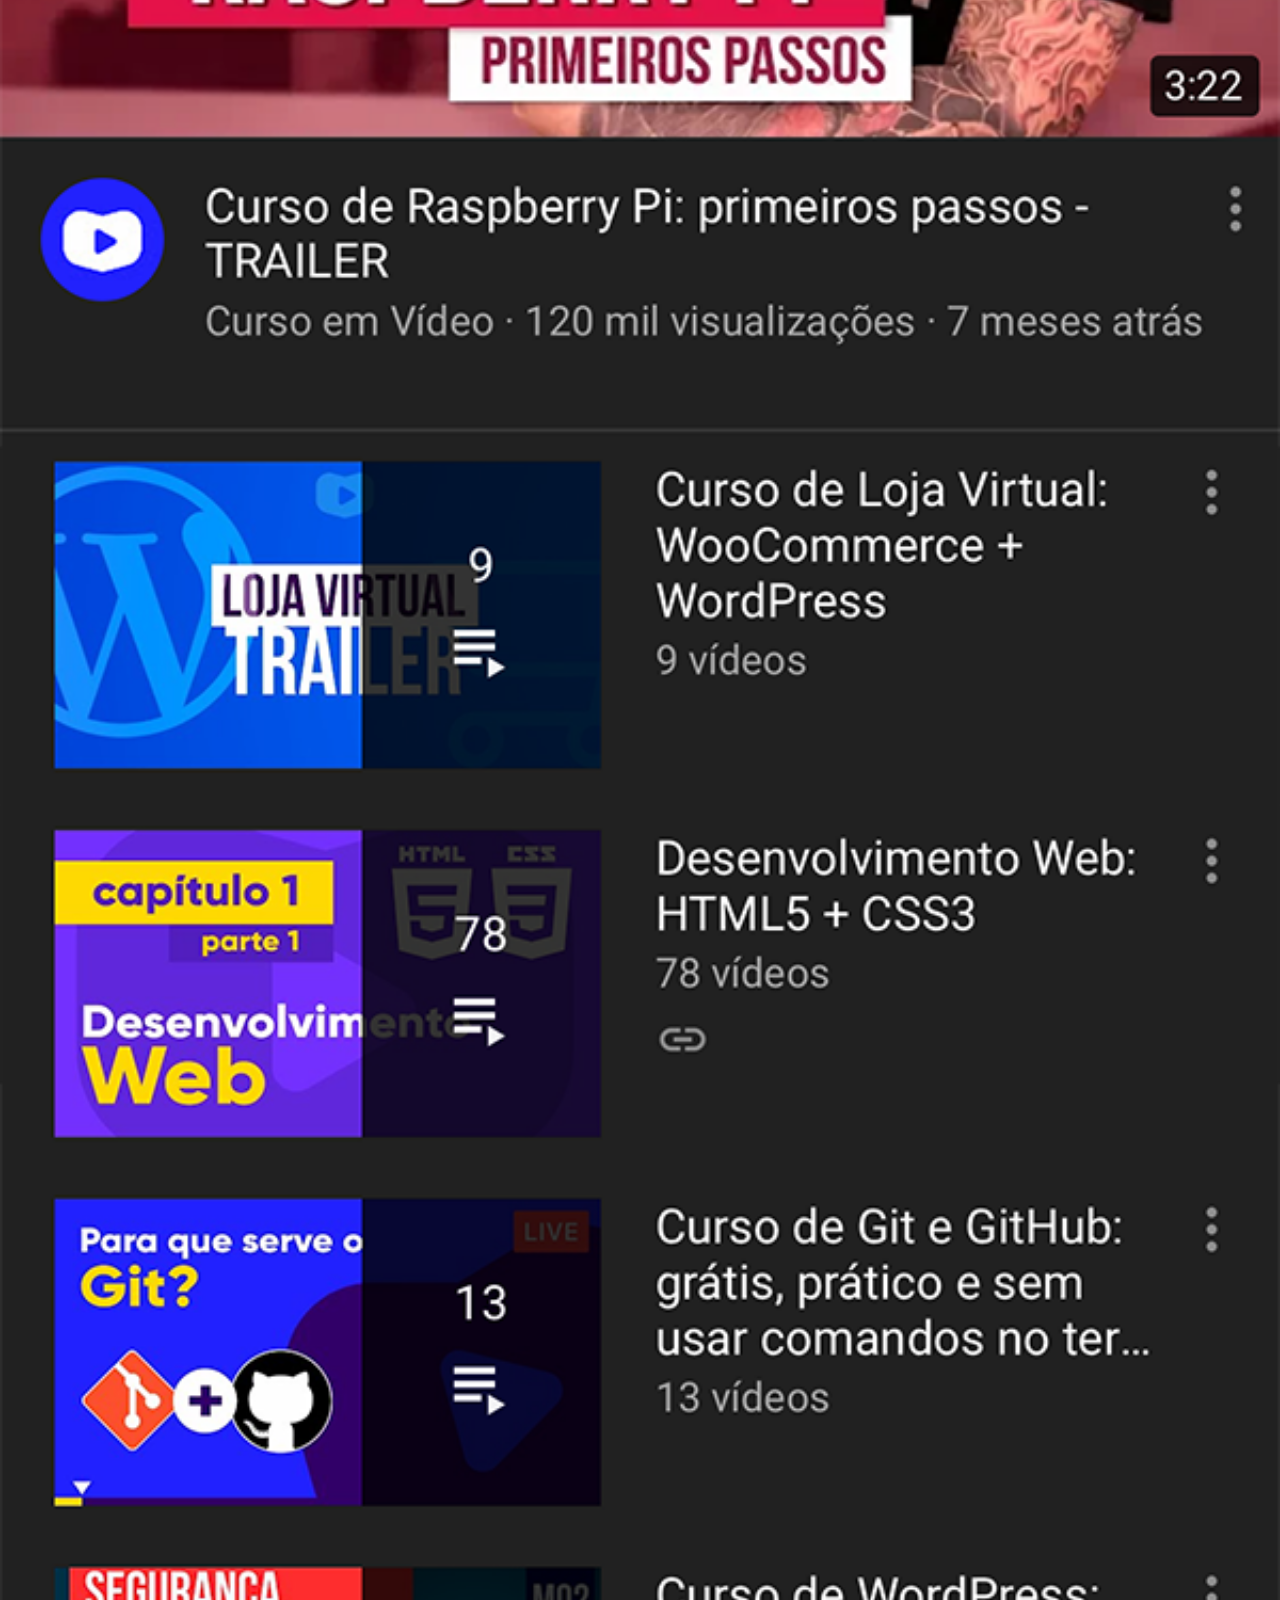
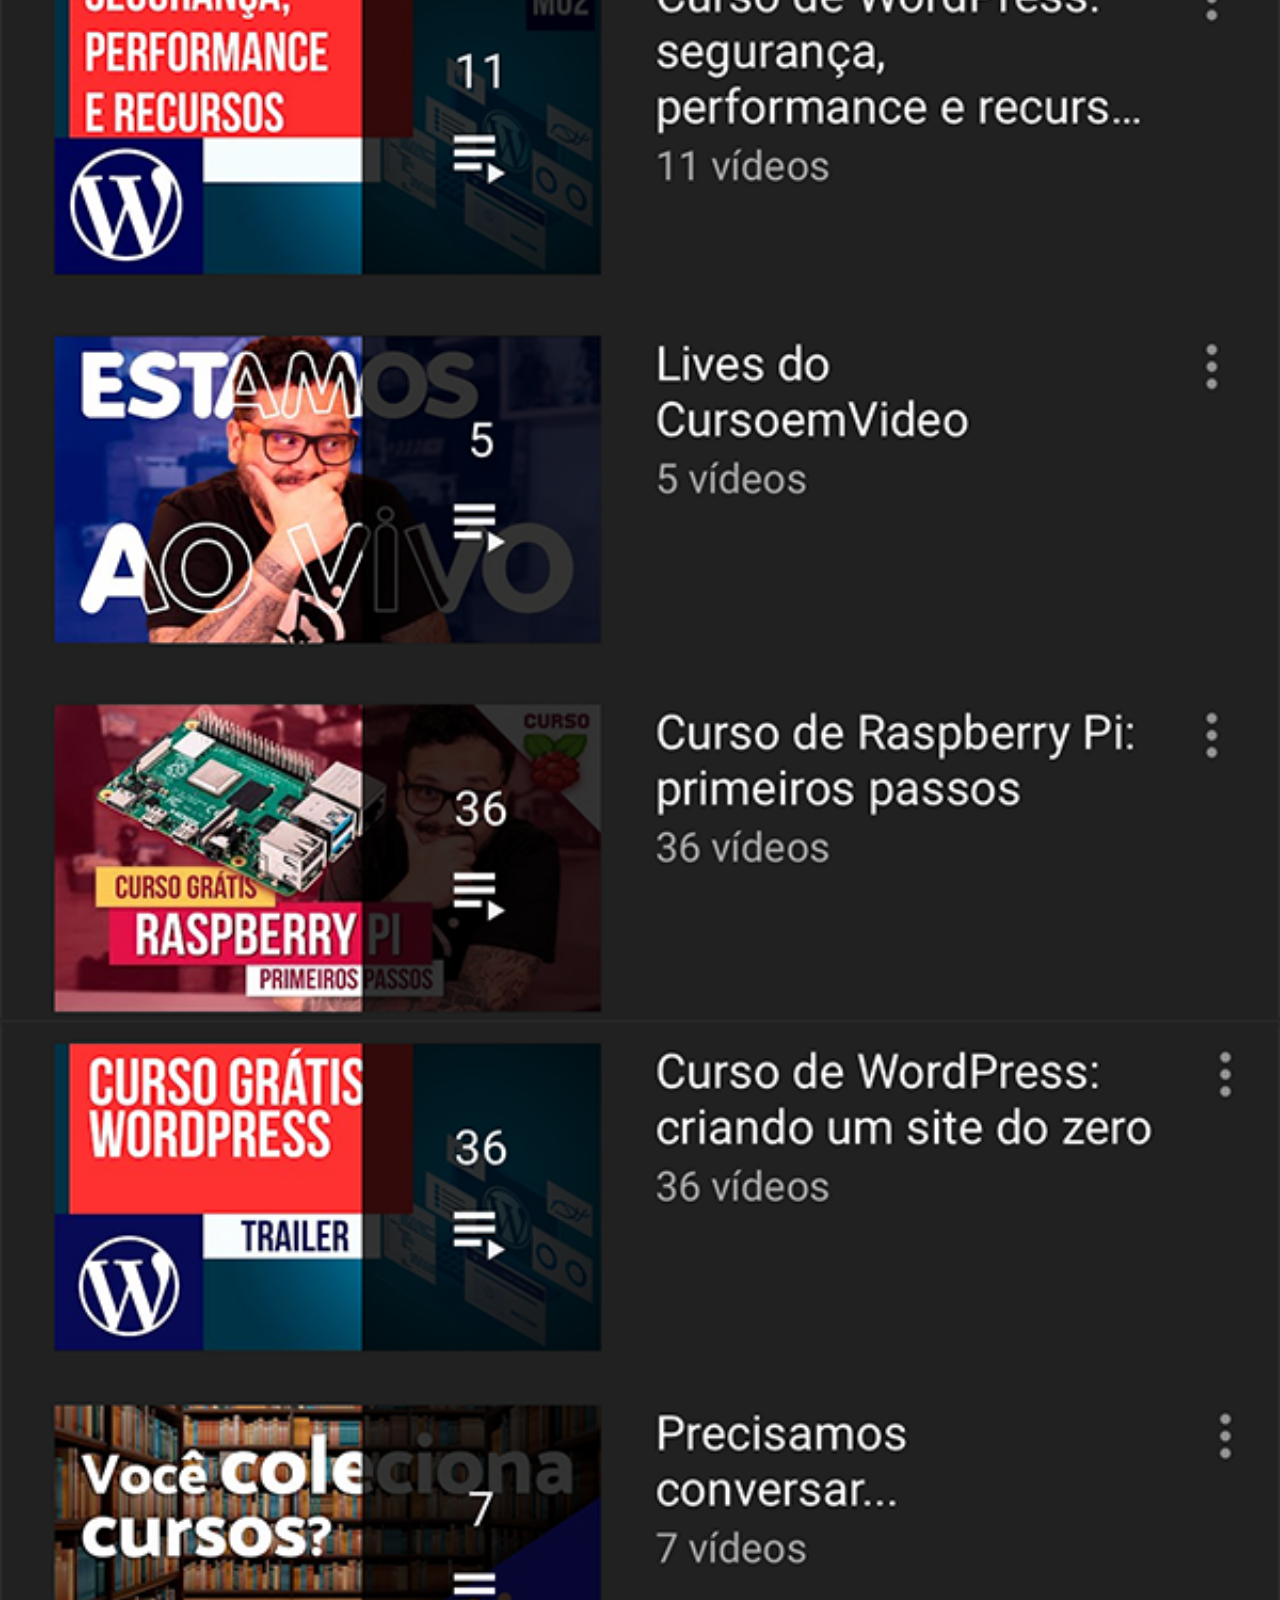
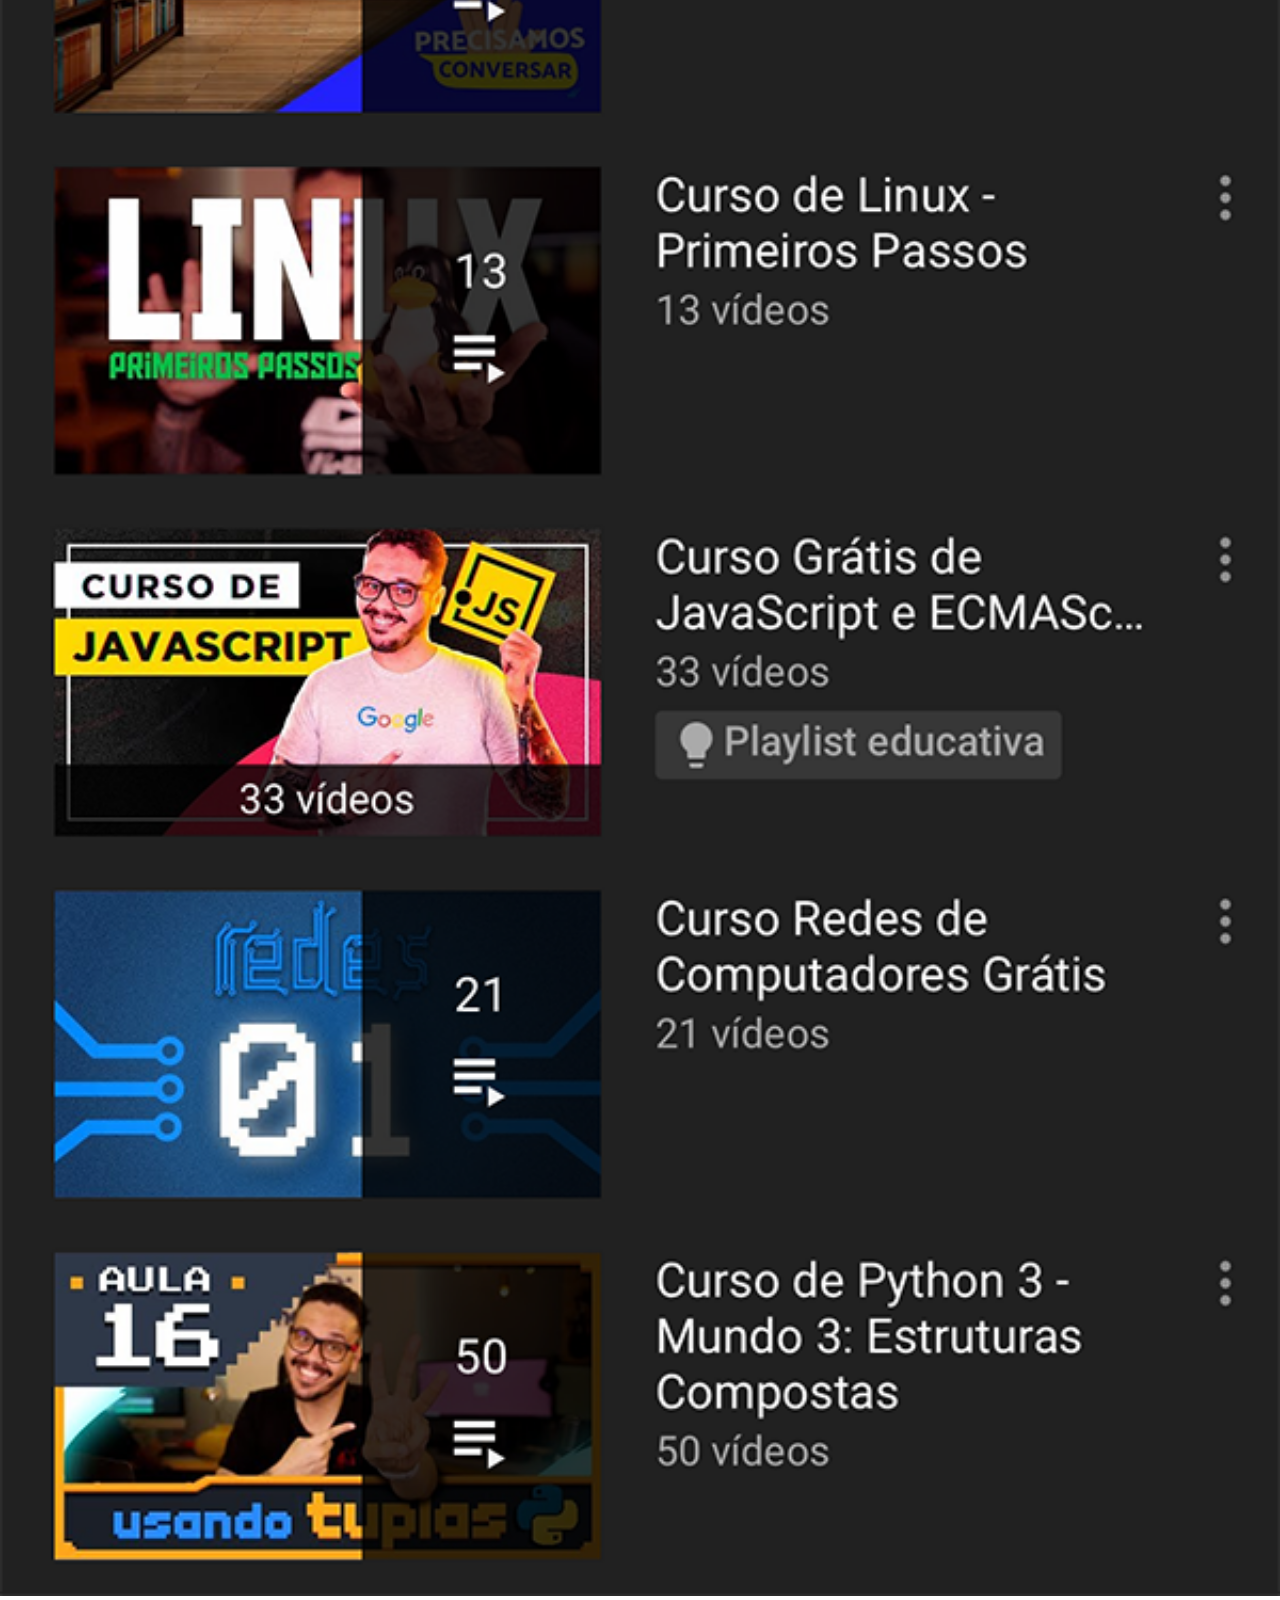
<file: youtube.html>
<!DOCTYPE html>
<html lang="pt-br">
<head>
    <meta charset="UTF-8">
    <meta http-equiv="X-UA-Compatible" content="IE=edge">
    <meta name="viewport" content="width=device-width, initial-scale=1.0">
    <title>Youtube</title>
    <link rel="stylesheet" href="styletela.css">
</head>
<body>
    <a href="https://www.youtube.com/@CursoemVideo/featured" target="_blank">ACESSE</a>
    <img src="imagens/tela-youtube.png" alt="Youtub">
</body>
</html>
</file>
<file: style2.css>
@charset "UTF-8";

*{
    margin: 0px;
    padding: 0px;
    font-family: Arial, Helvetica, sans-serif;
}

html, body{
    height: 100vh;
    width: 100vw;
    background-color: black;
}

body{
    background: url('imagens/fundo-madeira.jpg') no-repeat top center;
    background-size: cover; 
    background-attachment: fixed; 
}

main{
    position: relative;
    height: 100vh;
}

section#telefone{
    position: absolute;
    top: 50%;
    left: 50%;
    transform: translate(-28%, -50%);

    min-height: 100vh;
    min-width: 100vh;
    background-size: contain;

    background: url('imagens/frame-iphone.png') no-repeat;
    
}

iframe#tela{
    position: relative;
    top: 80px;
    left: 22px;
    width: 267px;
    height: 471px;
}

section#redes-sociais {
    text-align: right;
}

section#redes-sociais img{
    width: 50px;
    margin: 10px;
    border-radius: 50%;
    box-shadow: 2px 2px 5px rgba(0, 0, 0, 0.39);
    box-sizing: border-box; /*A borda começa a fazer parte do objeto, o que faz com que não aumente de tamanho */
}

section#redes-sociais img:hover{
    border: 2px solid lightgrey;
    transform: translate(-3px, -3px); /* Os ícones dão uma levantadinha ao passar o mouse*/
    box-shadow: 5px 5px 10px rgba(0, 0, 0, 0.493);
    transition: transform 0.3s, border 0.6s; /*O icone demora 0.3s pra levantar e a borda demora 0.6s pra aparecer*/
}
</file>
<file: styletela.css>
@charset "UTF-8";

* {
    margin: 0px;
    padding: 0px;
    font-family: Arial, Helvetica, sans-serif;
}

::-webkit-scrollbar{
    width: 0px;
    height: 0px;
}

img {
    width: 100vw;
}

a{
    display: block;
    background-color: darkred;
    color: white;
    padding: 20px;
    text-align: center;
    font-weight: bolder;
    text-decoration: none;
}

a:hover{
    background-color: red;
}
</file>
